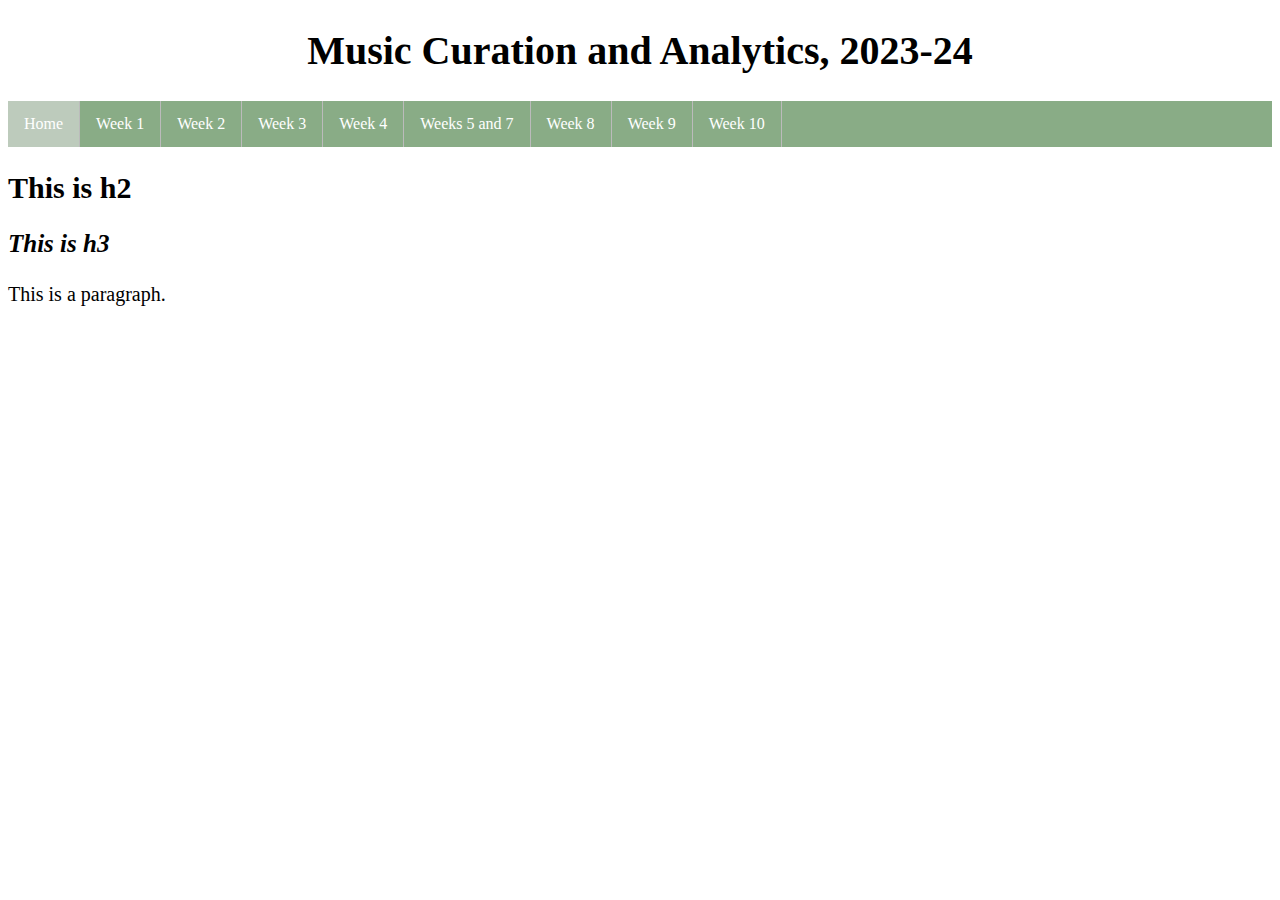
<file: index.html>
<!DOCTYPE html>
<html>
<head>
  <link rel="stylesheet" href="styles.css">
</head>
<body>
<h1>Music Curation and Analytics, 2023-24</h1>
<ul>
  <li><a href="index.html" a class="active">Home</a></li>
  <li><a href="week1.html">Week 1</a></li>
  <li><a href="week2.html">Week 2</a></li>
  <li><a href="verovio.html">Week 3</a></li>
  <li><a href="week4.html">Week 4</a></li>
  <li><a href="week5.html">Weeks 5 and 7</a></li>
  <li><a href="week8.html">Week 8</a></li>
  <li><a href="week9.html">Week 9</a></li>
  <li><a href="week10.html">Week 10</a></li>
</ul>
<h2>This is h2</h2>
  <h3> This is h3</h3>
<p>This is a paragraph.</p>

</body>
</html>
</file>
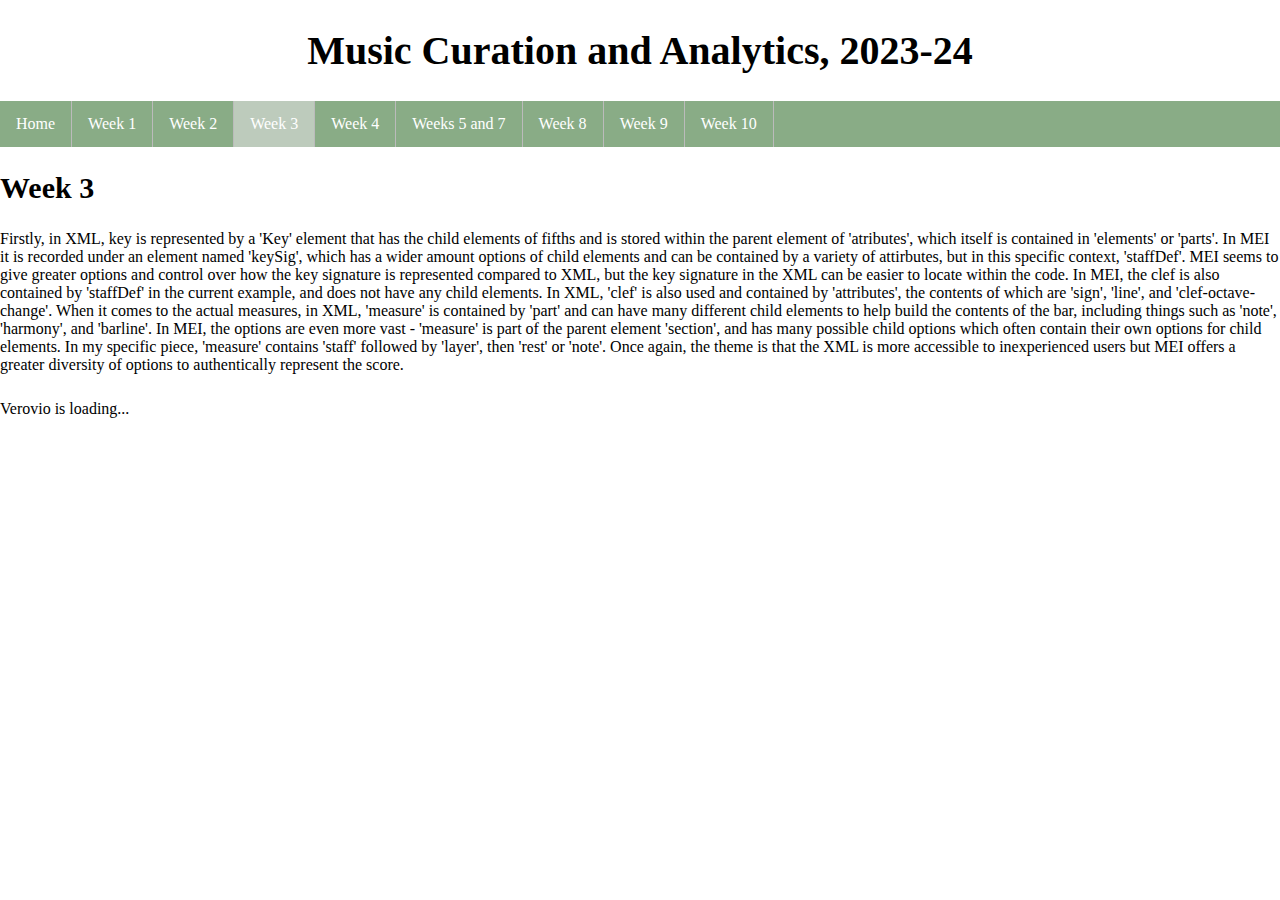
<file: verovio.html>
<!DOCTYPE html>
<html lang="en">
<head>
    <meta charset="utf-8">
    <title>Week 3</title>
    <style>
    html, body {
        margin: 0;
    }
        
    h1 {
         color: #000000;
  font-family: "Times New Roman", Times, serif;
  font-size: 40px;
  text-align: center;
    }

   h2 {
  color: #000000;
  font-family: "Times New Roman", Times, serif;
  font-size: 30px}
        
    #app {
        height: auto;
        width: 100%;
        position: absolute;
        top: 400px;
        bottom: 0;
    }
        
    ul {
  list-style-type: none;
  margin: 0;
  padding: 0;
  overflow: hidden;
  background-color: #89ac86;}

li {
  float: left;
  border-right: 1px solid #bbb;}

li a {
  display: block;
  color: white;
  text-align: center;
  padding: 14px 16px;
  text-decoration: none;}

li a:hover {
  background-color: #688465;}

.active {
  background-color: #bdcbbc;
}
    </style>
</head>
<body>
    <h1>Music Curation and Analytics, 2023-24</h1>
       <ul>
 <li><a href="index.html">Home</a></li>
  <li><a href="week1.html">Week 1</a></li>
  <li><a href="week2.html">Week 2</a></li>
  <li><a href="verovio.html" a class= "active">Week 3</a></li>
  <li><a href="week4.html">Week 4</a></li>
  <li><a href="week5.html">Weeks 5 and 7</a></li>
  <li><a href="week8.html">Week 8</a></li>
  <li><a href="week9.html">Week 9</a></li>
  <li><a href="week10.html">Week 10</a></li>
</ul></div>
    <h2>Week 3</h2>
        <p>Firstly, in XML, key is represented by a 'Key' element that has the child elements of fifths and is stored within the parent element of 'atributes', which itself is contained in 'elements' or 'parts'. In MEI it is recorded under an element named 'keySig', which has a wider amount options of child elements and can be contained by a variety of attirbutes, but in this specific context, 'staffDef'. MEI seems to give greater options and control over how the key signature is represented compared to XML, but the key signature in the XML can be easier to locate within the code. In MEI, the clef is also contained by 'staffDef' in the current example, and does not have any child elements. In XML, 'clef' is also used and contained by 'attributes', the contents of which are 'sign', 'line', and 'clef-octave-change'. When it comes to the actual measures, in XML, 'measure' is contained by 'part' and can have many different child elements to help build the contents of the bar, including things such as 'note', 'harmony', and 'barline'. In MEI, the options are even more vast - 'measure' is part of the parent element 'section', and has many possible child options which often contain their own options for child elements. In my specific piece, 'measure' contains 'staff' followed by 'layer', then 'rest' or 'note'. Once again, the theme is that the XML is more accessible to inexperienced users but MEI offers a greater diversity of options to authentically represent the score.</p></div>
    <div id="app">Verovio is loading...</div>

    
    <script type="module">
        import 'https://www.verovio.org/javascript/app/verovio-app.js';
        
        const options = {
            defaultView: 'responsive', // default is 'responsive', alternative is 'document'
            defaultZoom: 3, // 0-7, default is 4
            enableResponsive: true, // default is true
            enableDocument: true // default is true
        }
        // A MusicXML file
        var file = 'data/LaBoheme.Cello.P43.mei';
        // A MEI file
        //var file = 'https://www.verovio.org/editor/brahms.mei';
        
        const app = new Verovio.App(document.getElementById("app"), options);
        fetch(file)
            .then(function(response) {
                return response.text();
            })
            .then(function(text) {
                app.loadData(text);
            });
    </script>
    
</body>
</html>
</file>
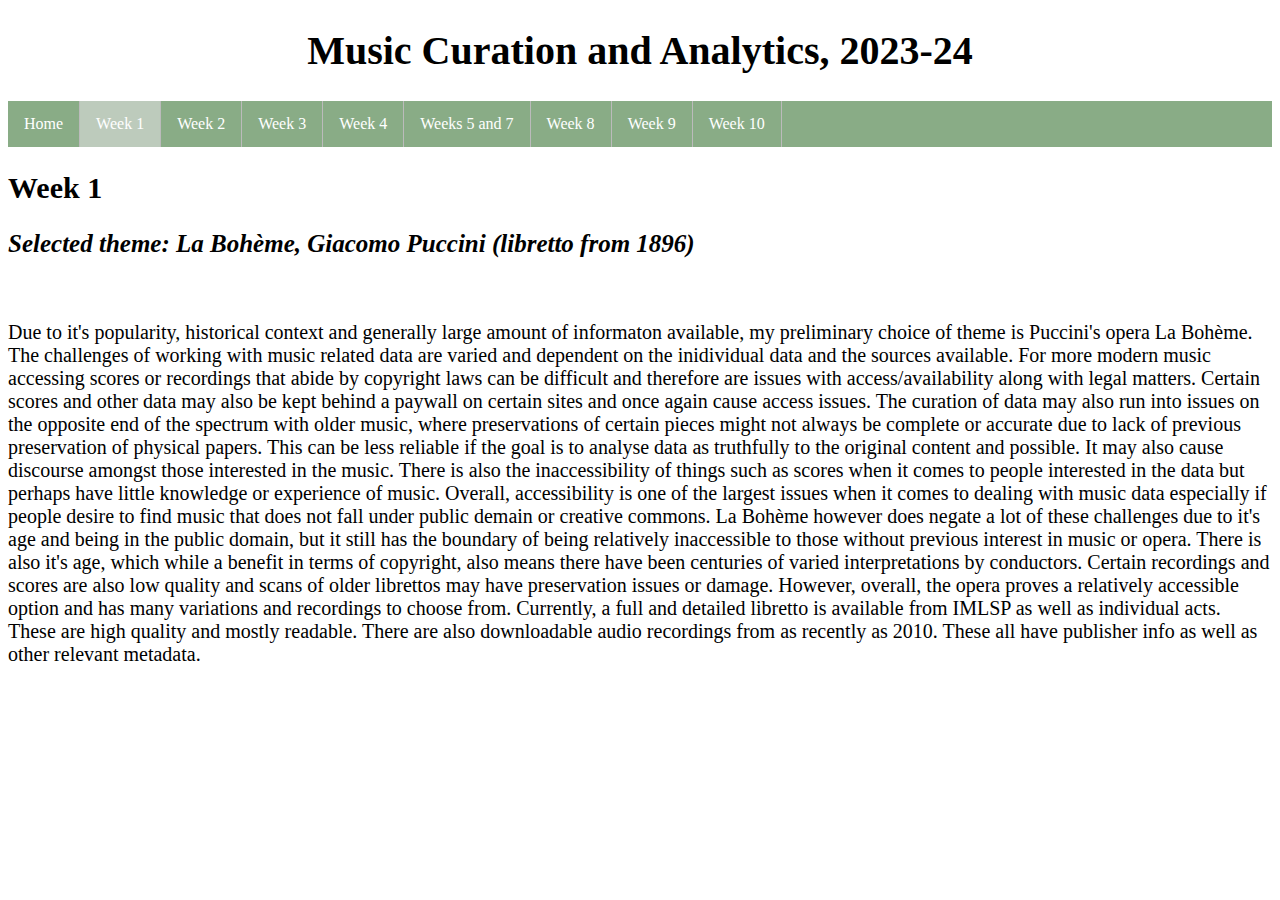
<file: week1.html>
<!DOCTYPE html>
<html>
  <head>
    <link rel="stylesheet" href="styles.css">
    <title>Week 1</title>
</head>
<body>
<h1>Music Curation and Analytics, 2023-24</h1>
<ul>
 <li><a href="index.html">Home</a></li>
  <li><a href="week1.html" a class ="active">Week 1</a></li>
  <li><a href="week2.html">Week 2</a></li>
  <li><a href="verovio.html">Week 3</a></li>
  <li><a href="week4.html">Week 4</a></li>
  <li><a href="week5.html">Weeks 5 and 7</a></li>
  <li><a href="week8.html">Week 8</a></li>
  <li><a href="week9.html">Week 9</a></li>
  <li><a href="week10.html">Week 10</a></li>
</ul>
    <h2>Week 1</h2>
    <h3><b>Selected theme: La Bohème, Giacomo Puccini (libretto from 1896)</b></h3><br>

<p>Due to it's popularity, historical context and generally large amount of informaton available, my preliminary choice of theme is Puccini's opera La Bohème.

The challenges of working with music related data are varied and dependent on the inidividual data and the sources available. For more modern music accessing scores or recordings that abide by copyright laws can be difficult and therefore are issues with access/availability along with legal matters. Certain scores and other data may also be kept behind a paywall on certain sites and once again cause access issues. The curation of data may also run into issues on the opposite end of the spectrum with older music, where preservations of certain pieces might not always be complete or accurate due to lack of previous preservation of physical papers. This can be less reliable if the goal is to analyse data as truthfully to the original content and possible. It may also cause discourse amongst those interested in the music. There is also the inaccessibility of things such as scores when it comes to people interested in the data but perhaps have little knowledge or experience of music. Overall, accessibility is one of the largest issues when it comes to dealing with music data especially if people desire to find music that does not fall under public demain or creative commons.

La Bohème however does negate a lot of these challenges due to it's age and being in the public domain, but it still has the boundary of being relatively inaccessible to those without previous interest in music or opera. There is also it's age, which while a benefit in terms of copyright, also means there have been centuries of varied interpretations by conductors. Certain recordings and scores are also low quality and scans of older librettos may have preservation issues or damage. However, overall, the opera proves a relatively accessible option and has many variations and recordings to choose from.

Currently, a full and detailed libretto is available from IMLSP as well as individual acts. These are high quality and mostly readable. There are also downloadable audio recordings from as recently as 2010. These all have publisher info as well as other relevant metadata.</p>
    </body>
</html>
</file>
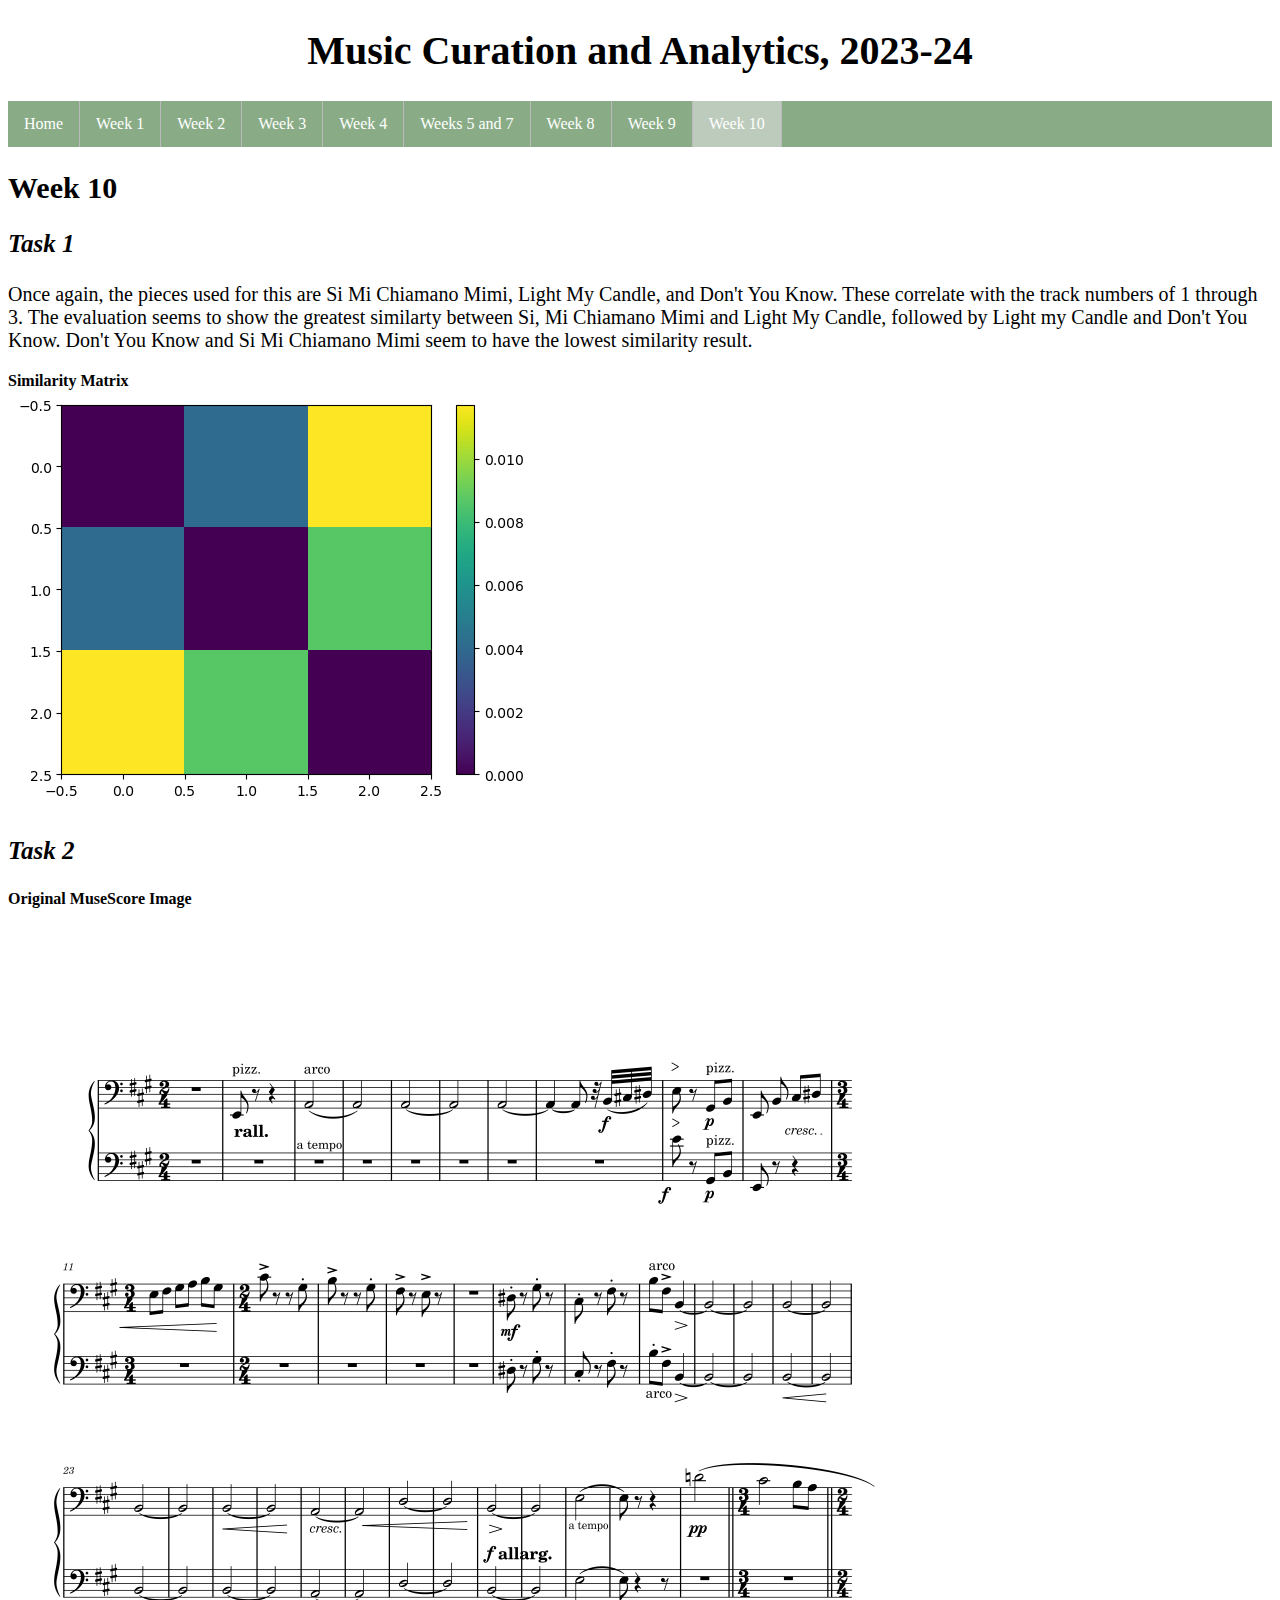
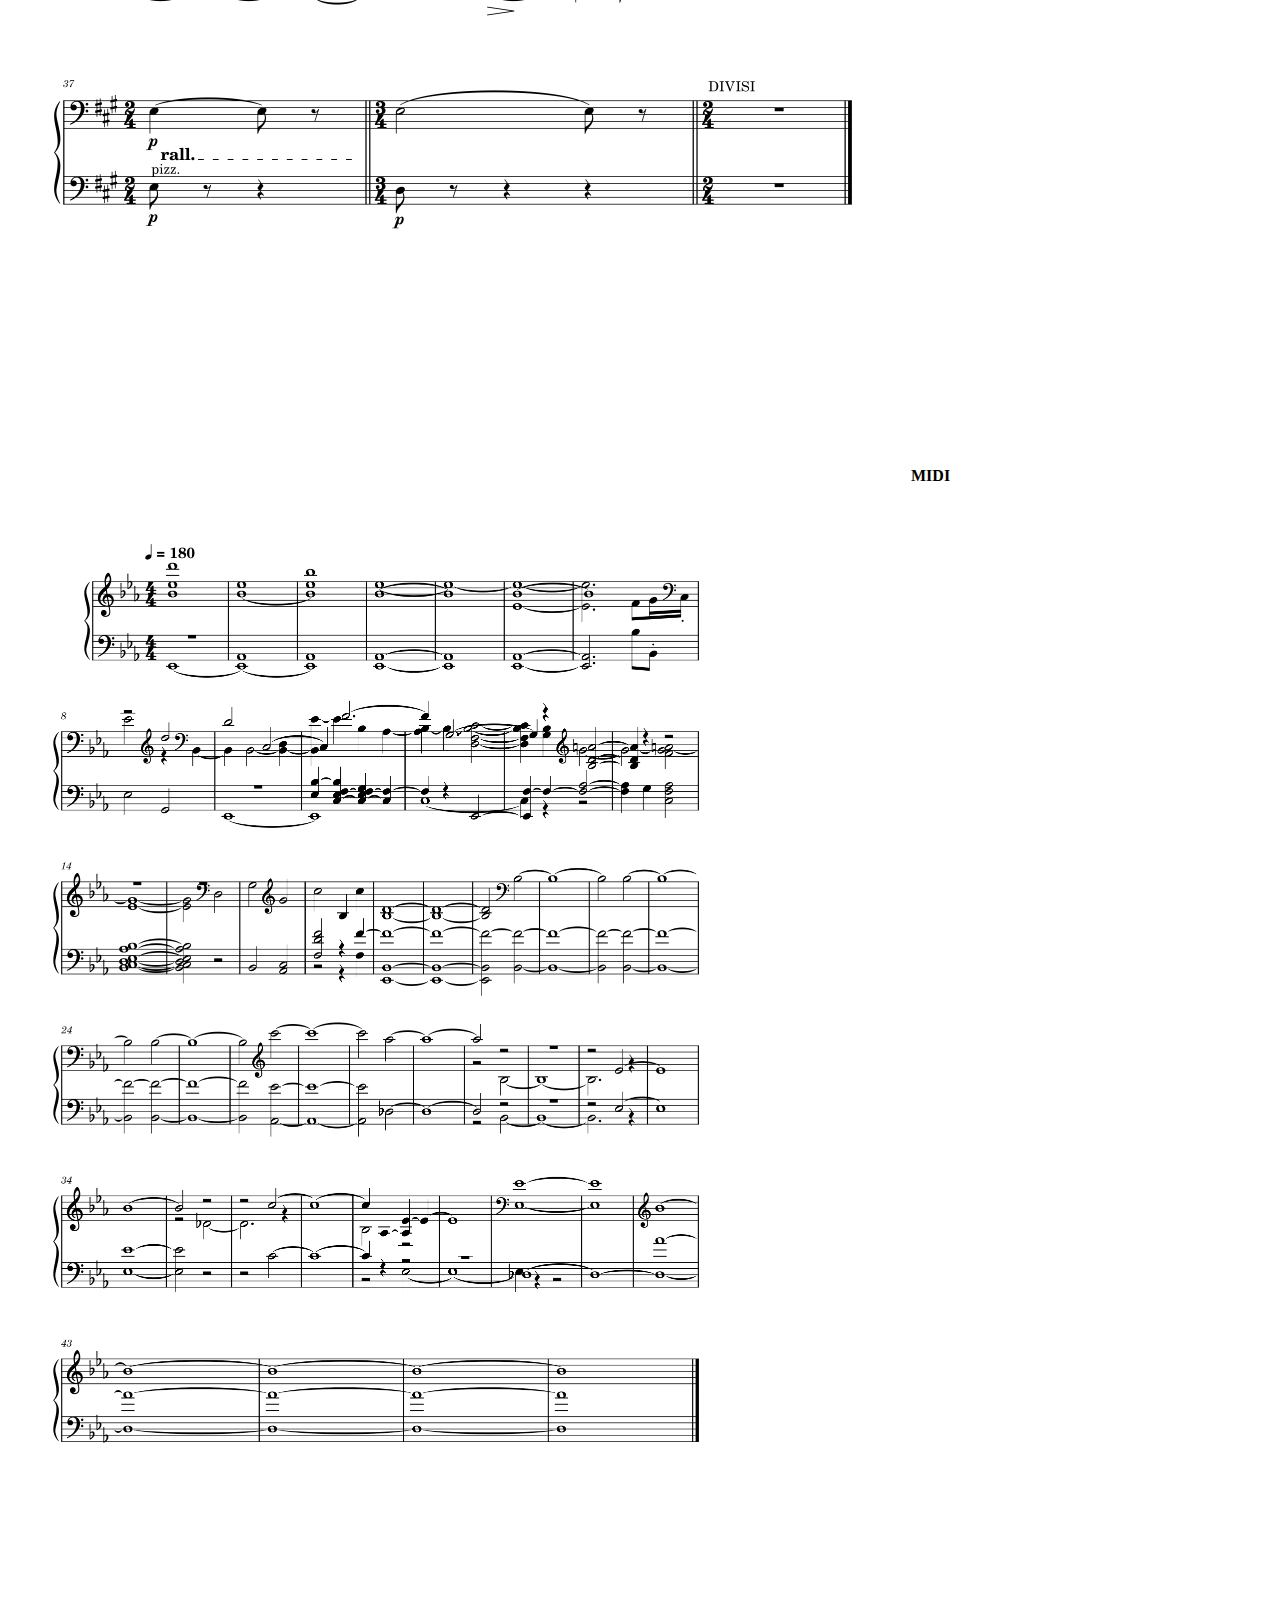
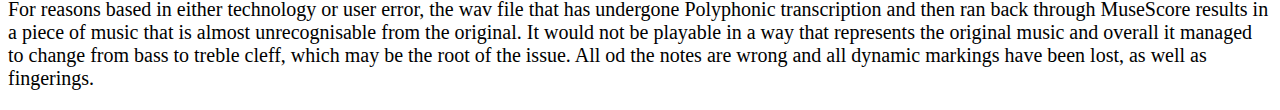
<file: week10.html>
<!DOCTYPE html>
<html>
<head>
  <title>Week 10</title>
  <link rel="stylesheet" href="styles.css">
</head>
<body>
<h1>Music Curation and Analytics, 2023-24</h1>
<ul>
  <li><a href="index.html">Home</a></li>
  <li><a href="week1.html">Week 1</a></li>
  <li><a href="week2.html">Week 2</a></li>
  <li><a href="verovio.html">Week 3</a></li>
  <li><a href="week4.html">Week 4</a></li>
  <li><a href="week5.html">Weeks 5 and 7</a></li>
  <li><a href="week8.html">Week 8</a></li>
  <li><a href="week9.html">Week 9</a></li>
  <li><a href="week10.html" a class = "active">Week 10</a></li>
</ul>
  <h2>Week 10</h2>
  <h3>Task 1</h3>
  <p>Once again, the pieces used for this are Si Mi Chiamano Mimi, Light My Candle, and Don't You Know. These correlate with the track numbers of 1 through 3. The evaluation seems to show the greatest similarty between Si, Mi Chiamano Mimi and Light My Candle, followed by Light my Candle and Don't You Know. Don't You Know and Si Mi Chiamano Mimi seem to have the lowest similarity result.</p>
 <b>Similarity Matrix</b><br>
   <img src="Week10Similarity.png" alt="Similarity Matrix">
<br>
  <h3>Task 2</h3>
  <b>Original MuseScore Image</b> <br>
<img src="Week10MuseScore.png" alt="MuseScore" style="width: 899px; height:1173px;">

  <b>MIDI</b><br><img src="Week10LaBoheme.PolyphonicMIDI.png" alt="Similarity Matrix" style="width:744px; height:1053px;">
  <br><br><br>

  <p>For reasons based in either technology or user error, the wav file that has undergone Polyphonic transcription and then ran back through MuseScore results in a piece of music that is almost unrecognisable from the original. It would not be playable in a way that represents the original music and overall it managed to change from bass to treble cleff, which may be the root of the issue. All od the notes are wrong and all dynamic markings have been lost, as well as fingerings.</p>
</body>
</html>
</file>
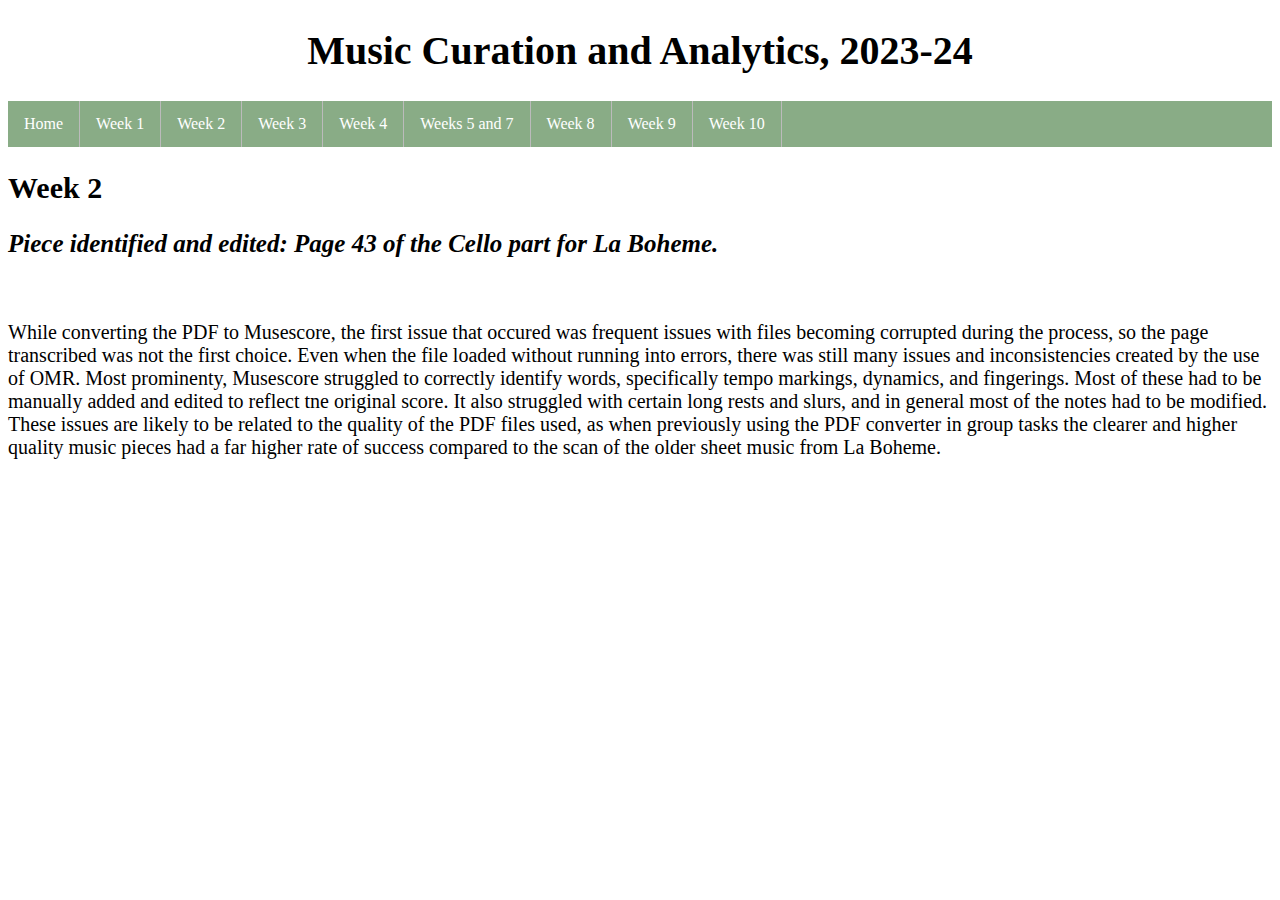
<file: week2.html>
<!DOCTYPE html>
<html>
<head>
    <link rel="stylesheet" href="styles.css">
    <title>Week 2</title>
</head>
<body>
<h1>Music Curation and Analytics, 2023-24</h1>
<ul>
 <li><a href="index.html">Home</a></li>
  <li><a href="week1.html">Week 1</a></li>
  <li><a href="week2.html">Week 2</a></li>
  <li><a href="verovio.html">Week 3</a></li>
  <li><a href="week4.html">Week 4</a></li>
  <li><a href="week5.html">Weeks 5 and 7</a></li>
  <li><a href="week8.html">Week 8</a></li>
  <li><a href="week9.html">Week 9</a></li>
  <li><a href="week10.html">Week 10</a></li>
</ul>
  <body>
    <h2>Week 2</h2>
<h3>Piece identified and edited: Page 43 of the Cello part for <i>La Boheme</i>.</h3>
<br>

<p>While converting the PDF to Musescore, the first issue that occured was frequent issues with files becoming corrupted during the process, so the page transcribed was not the first choice. Even when the file loaded without running into errors, there was still many issues and inconsistencies created by the use of OMR. Most prominenty, Musescore struggled to correctly identify words, specifically tempo markings, dynamics, and fingerings. Most of these had to be manually added and edited to reflect tne original score. It also struggled with certain long rests and slurs, and in general most of the notes had to be modified.

These issues are likely to be related to the quality of the PDF files used, as when previously using the PDF converter in group tasks the clearer and higher quality music pieces had a far higher rate of success compared to the scan of the older sheet music from La Boheme. </p>
    </body>
</html>
</file>
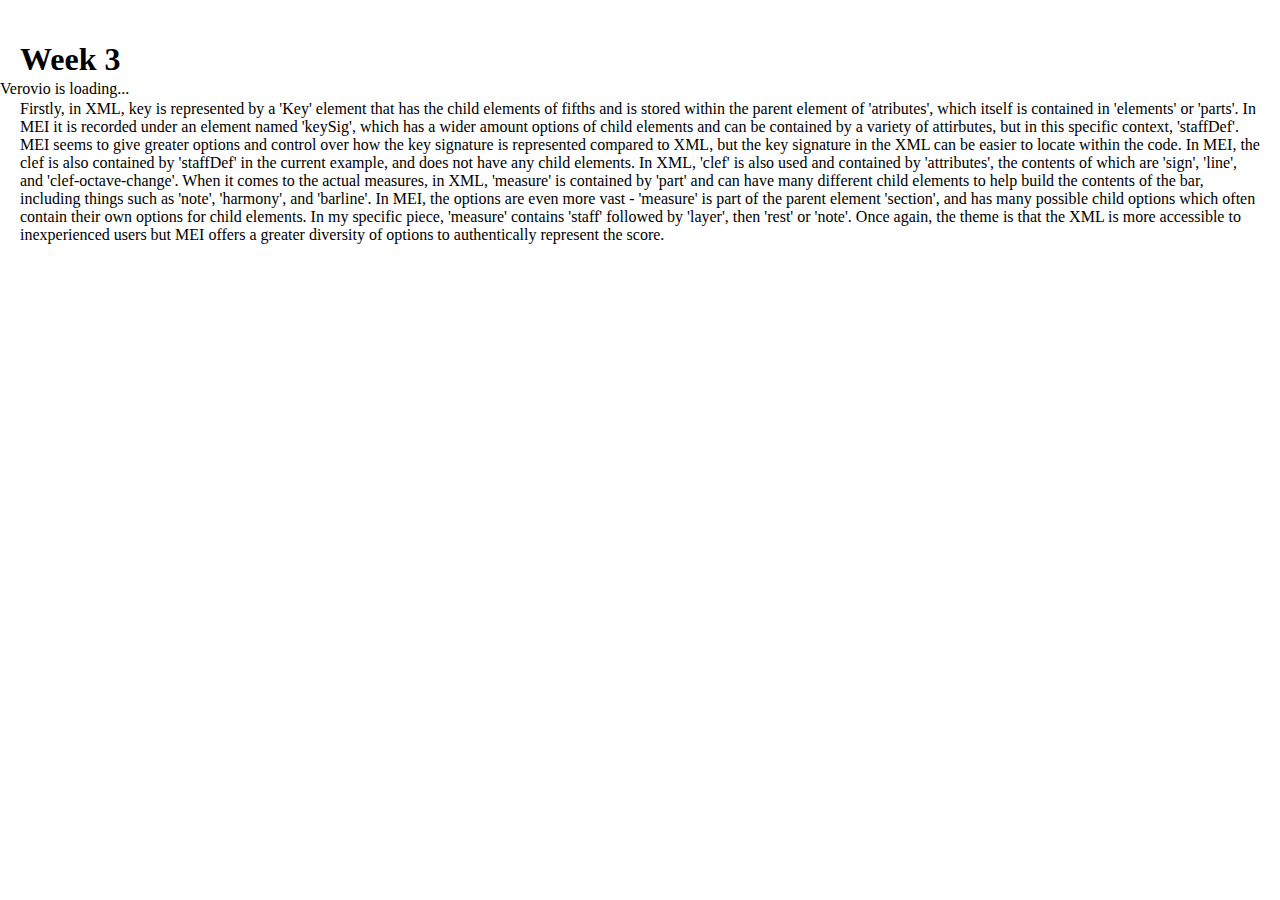
<file: week3verovio.html>
<!DOCTYPE html>
<html lang="en">
<head>
    <meta charset="utf-8">
    <title>My Piece in Verovio</title>
    <style>
    html, body {
        width: 100%;
        height: 100%;
        margin: 0;
    }
    .header {
        padding: 20px;
        height:80px;
    }
    #app {
        height: auto;
        width: 100%;
        position: absolute;
        top: 80px;
        bottom: 0;
    }
    </style>
</head>
<body>
    <div class="header"><h1>Week 3</h1>
        <p>Firstly, in XML, key is represented by a 'Key' element that has the child elements of fifths and is stored within the parent element of 'atributes', which itself is contained in 'elements' or 'parts'. In MEI it is recorded under an element named 'keySig', which has a wider amount options of child elements and can be contained by a variety of attirbutes, but in this specific context, 'staffDef'. MEI seems to give greater options and control over how the key signature is represented compared to XML, but the key signature in the XML can be easier to locate within the code. In MEI, the clef is also contained by 'staffDef' in the current example, and does not have any child elements. In XML, 'clef' is also used and contained by 'attributes', the contents of which are 'sign', 'line', and 'clef-octave-change'. When it comes to the actual measures, in XML, 'measure' is contained by 'part' and can have many different child elements to help build the contents of the bar, including things such as 'note', 'harmony', and 'barline'. In MEI, the options are even more vast - 'measure' is part of the parent element 'section', and has many possible child options which often contain their own options for child elements. In my specific piece, 'measure' contains 'staff' followed by 'layer', then 'rest' or 'note'. Once again, the theme is that the XML is more accessible to inexperienced users but MEI offers a greater diversity of options to authentically represent the score.</p></div>
    <div id="app">Verovio is loading...</div>
    <script type="module">
        import 'https://www.verovio.org/javascript/app/verovio-app.js';
        
        const options = {
            defaultView: 'responsive', // default is 'responsive', alternative is 'document'
            defaultZoom: 3, // 0-7, default is 4
            enableResponsive: true, // default is true
            enableDocument: true // default is true
        }
        // A MusicXML file
        var file = 'data/LaBoheme.Cello.P43.mei';
        // A MEI file
        //var file = 'https://www.verovio.org/editor/brahms.mei';
        
        const app = new Verovio.App(document.getElementById("app"), options);
        fetch(file)
            .then(function(response) {
                return response.text();
            })
            .then(function(text) {
                app.loadData(text);
            });
    </script>
</body>
</html>
</file>
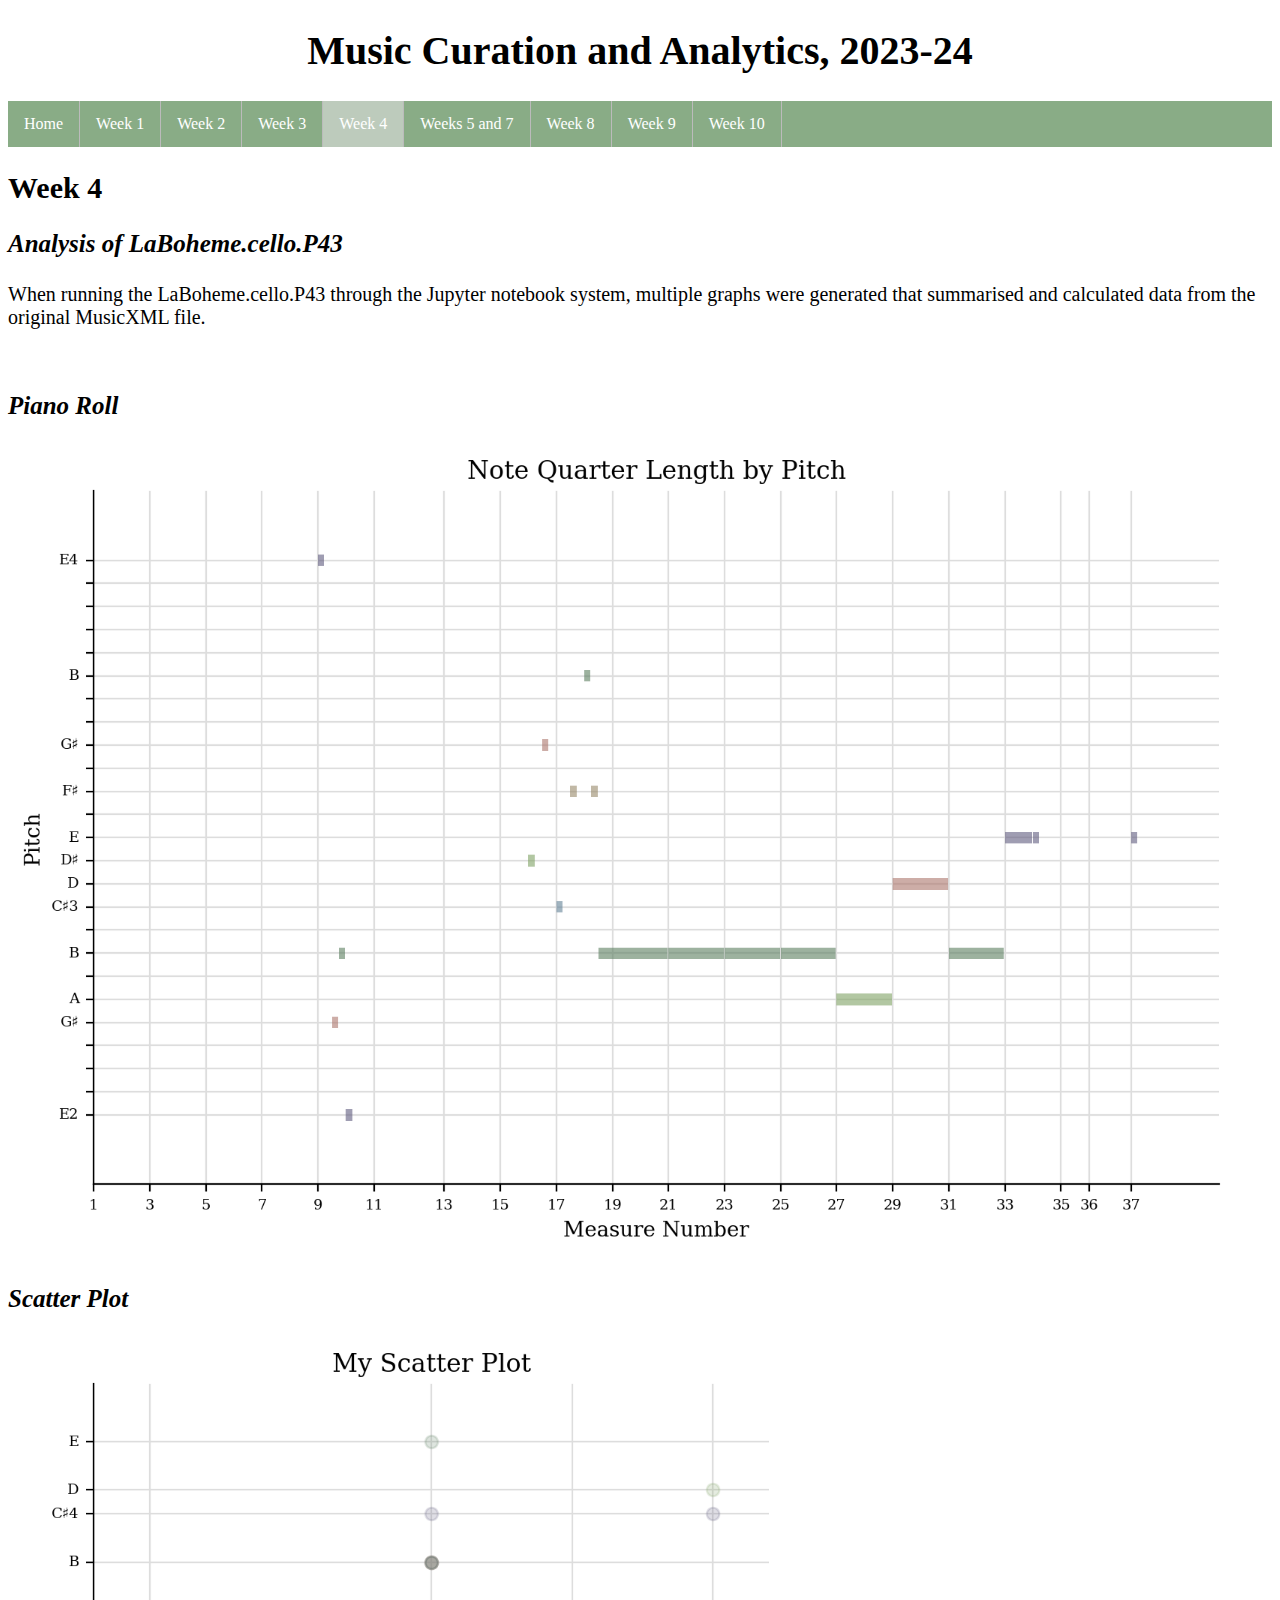
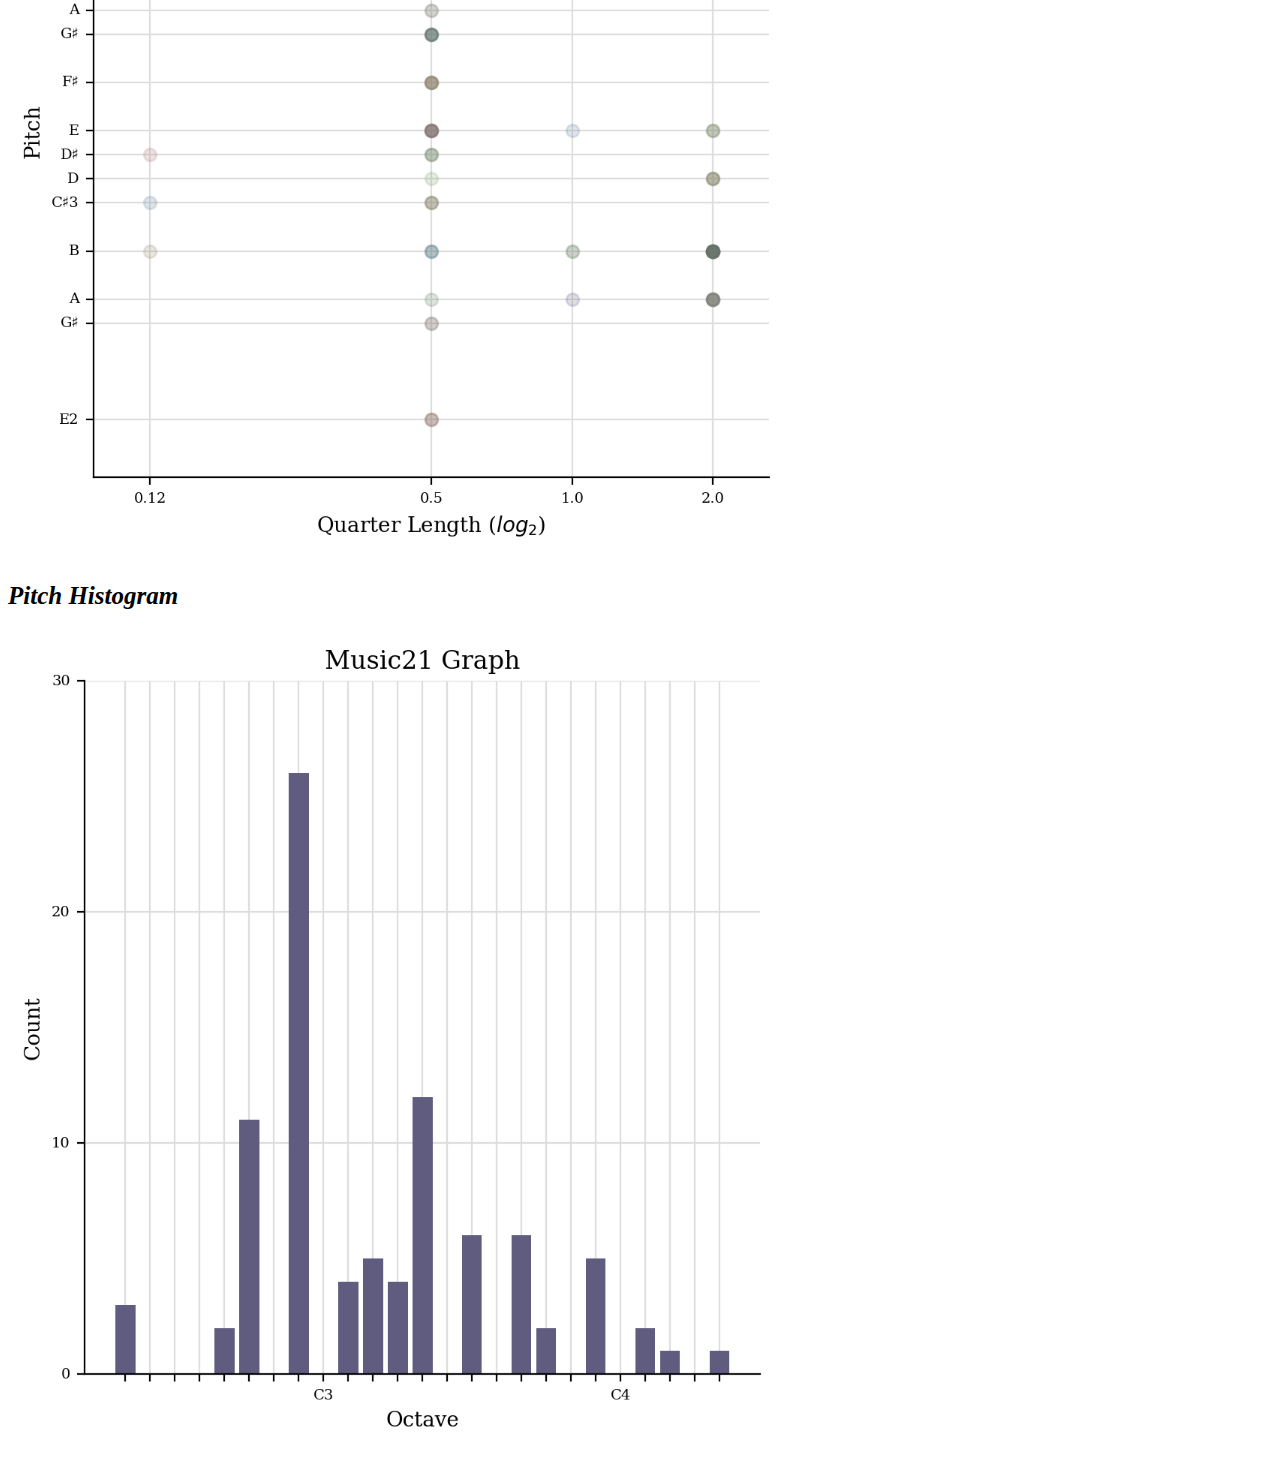
<file: week4.html>
<!DOCTYPE html>
 <html>
  <head>
  <link rel="stylesheet" href="styles.css">
    <title>Week 3</title>
</head>
<body>
<h1>Music Curation and Analytics, 2023-24</h1>
<ul>
 <li><a href="index.html">Home</a></li>
  <li><a href="week1.html">Week 1</a></li>
  <li><a href="week2.html">Week 2</a></li>
  <li><a href="verovio.html">Week 3</a></li>
  <li><a href="week4.html" a class = "active">Week 4</a></li>
  <li><a href="week5.html">Weeks 5 and 7</a></li>
  <li><a href="week8.html">Week 8</a></li>
  <li><a href="week9.html">Week 9</a></li>
  <li><a href="week10.html">Week 10</a></li>
</ul>
    <h2>Week 4</h2>
<h3>Analysis of LaBoheme.cello.P43 </h3>

<p>When running the LaBoheme.cello.P43 through the Jupyter notebook system, multiple graphs were generated that summarised and calculated data from the original MusicXML file.</p>
<br>
<h3>Piano Roll</h3>
 <img src="PianoRollPitch.png" alt="Piano Roll" style="width:1226px; height:811px;">
 <br>

 <h3>Scatter Plot</h3>
 <img src="ScatterPlot.png" alt="Scatter Plot" style="width:776px;height:815px;">
 <br>

 <h3>Pitch Histogram</h3>
 <img src="PitchHistogram.png" alt="Pitch Histogram" style="width:767px;height:811px;">
 <br>
   
  </body>
 </html>
</file>
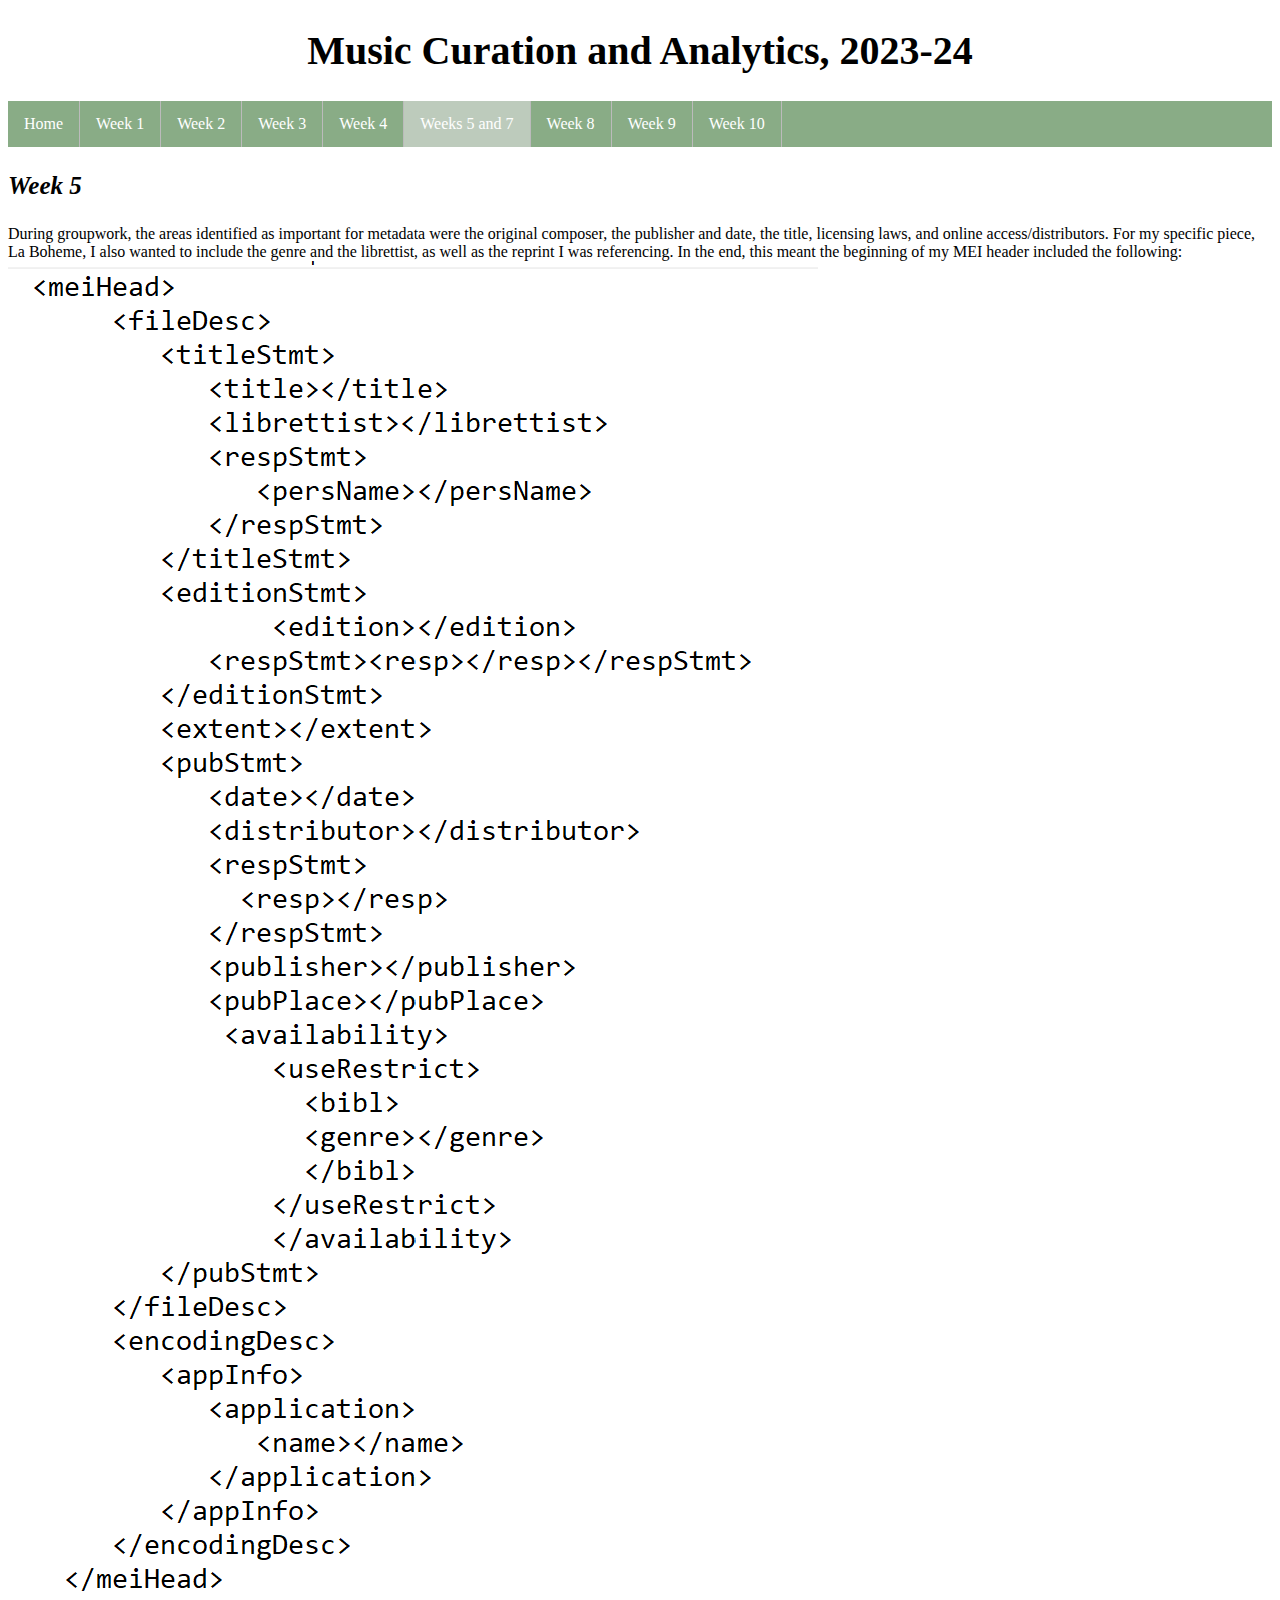
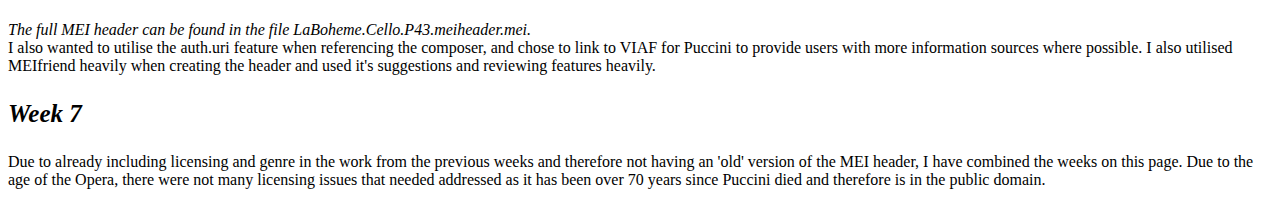
<file: week5.html>
<!DOCTYPE html>
<html>
<head>
  <title>Week 5</title>
  <link rel="stylesheet" href="styles.css">
</head>
<body>
<h1>Music Curation and Analytics, 2023-24</h1>
<ul>
  <li><a href="index.html">Home</a></li>
  <li><a href="week1.html">Week 1</a></li>
  <li><a href="week2.html">Week 2</a></li>
  <li><a href="verovio.html">Week 3</a></li>
  <li><a href="week4.html">Week 4</a></li>
  <li><a href="week5.html" a class ="active">Weeks 5 and 7</a></li>
  <li><a href="week8.html">Week 8</a></li>
  <li><a href="week9.html">Week 9</a></li>
  <li><a href="week10.html">Week 10</a></li>
</ul>
<h3> Week 5</h3>
During groupwork, the areas identified as important for metadata were the original composer, the publisher and date, the title, licensing laws, and online access/distributors. For my specific piece, La Boheme, I also wanted to include the genre and the librettist, as well as the reprint I was referencing. In the end, this meant the beginning of my MEI header included the following:

<img src= "Week5MEIHeader.png" alt= "MEI Header">

<br>

<i>The full MEI header can be found in the file LaBoheme.Cello.P43.meiheader.mei.</i>
<br>
   I also wanted to utilise the auth.uri feature when referencing the composer, and chose to link to VIAF for Puccini to provide users with more information sources where possible. I also utilised MEIfriend heavily when creating the header and used it's suggestions and reviewing features heavily. 


<H3> Week 7</H3>
Due to already including licensing and genre in the work from the previous weeks and therefore not having an 'old' version of the MEI header, I have combined the weeks on this page. Due to the age of the Opera, there were not many licensing issues that needed addressed as it has been over 70 years since Puccini died and therefore is in the public domain.
</body>
</html>
</file>
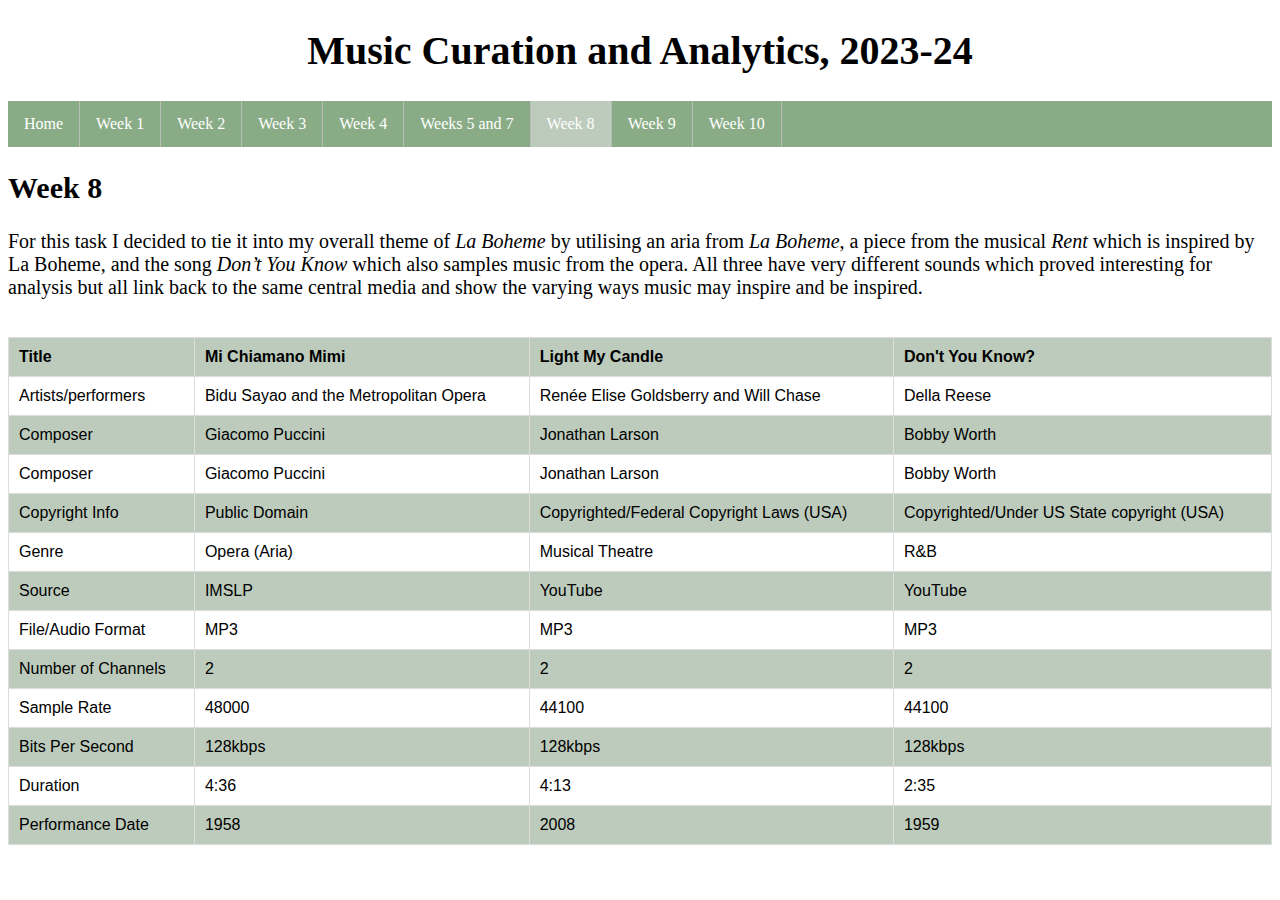
<file: week8.html>
<!DOCTYPE html>
 <html>
  <head>
  <link rel="stylesheet" href="styles.css">
    <title>Week 8</title>
</head>
<body>
<h1>Music Curation and Analytics, 2023-24</h1>
<ul>
 <li><a href="index.html">Home</a></li>
  <li><a href="week1.html">Week 1</a></li>
  <li><a href="week2.html">Week 2</a></li>
  <li><a href="verovio.html">Week 3</a></li>
  <li><a href="week4.html">Week 4</a></li>
  <li><a href="week5.html">Weeks 5 and 7</a></li>
  <li><a href="week8.html" a class = "active">Week 8</a></li>
  <li><a href="week9.html">Week 9</a></li>
  <li><a href="week10.html">Week 10</a></li>
</ul>
 <h2>Week 8</h2>
 <p>For this task I decided to tie it into my overall theme of <i>La Boheme</i> by utilising an aria from <i>La Boheme</i>, a piece from the musical <i>Rent</i> which is inspired by La Boheme, and the song <i>Don’t You Know</i> which also samples music from the opera. All three have very different sounds which proved interesting for analysis but all link back to the same central media and show the varying ways music may inspire and be inspired.  </p>
 <br>
 <table>
  <tr>
    <th>Title</th>
    <th>Mi Chiamano Mimi</th>
    <th>Light My Candle</th>
    <th>Don't You Know?</th>
  </tr>
  <tr>
    <td>Artists/performers</td>
    <td>Bidu Sayao and the Metropolitan Opera </td>
    <td>Renée Elise Goldsberry and Will Chase</td>
    <td>Della Reese</td>
  </tr>
  <tr>
    <td>Composer</td>
    <td>Giacomo Puccini</td>
    <td>Jonathan Larson</td>
    <td>Bobby Worth</td>
  </tr>
    <tr>
    <td>Composer</td>
    <td>Giacomo Puccini</td>
    <td>Jonathan Larson</td>
    <td>Bobby Worth</td>
  </tr>
    <tr>
    <td>Copyright Info</td>
    <td>Public Domain</td>
    <td>Copyrighted/Federal Copyright Laws (USA)</td>
    <td>Copyrighted/Under US State copyright (USA)</td>
  </tr>
   <tr>
    <td>Genre</td>
    <td>Opera (Aria)</td>
    <td>Musical Theatre</td>
    <td>R&B</td>
  </tr>
   <tr>
    <td>Source</td>
    <td>IMSLP</td>
    <td>YouTube</td>
    <td>YouTube</td>
  </tr>
   <tr>
    <td>File/Audio Format</td>
    <td>MP3</td>
    <td>MP3</td>
    <td>MP3</td>
  </tr>
   <tr>
    <td>Number of Channels</td>
    <td>2</td>
    <td>2</td>
    <td>2</td>
  </tr>
   <tr>
    <td>Sample Rate</td>
    <td>48000</td>
    <td>44100</td>
    <td>44100</td>
  </tr>
    <tr>
    <td>Bits Per Second</td>
    <td>128kbps</td>
    <td>128kbps</td>
    <td>128kbps</td>
  </tr>
      <tr>
    <td>Duration</td>
    <td>4:36</td>
    <td>4:13</td>
    <td>2:35</td>
  </tr>
      <tr>
    <td>Performance Date</td>
    <td>1958</td>
    <td>2008</td>
    <td>1959</td>
  </tr>
</table>
  </body>
 </html>
</file>
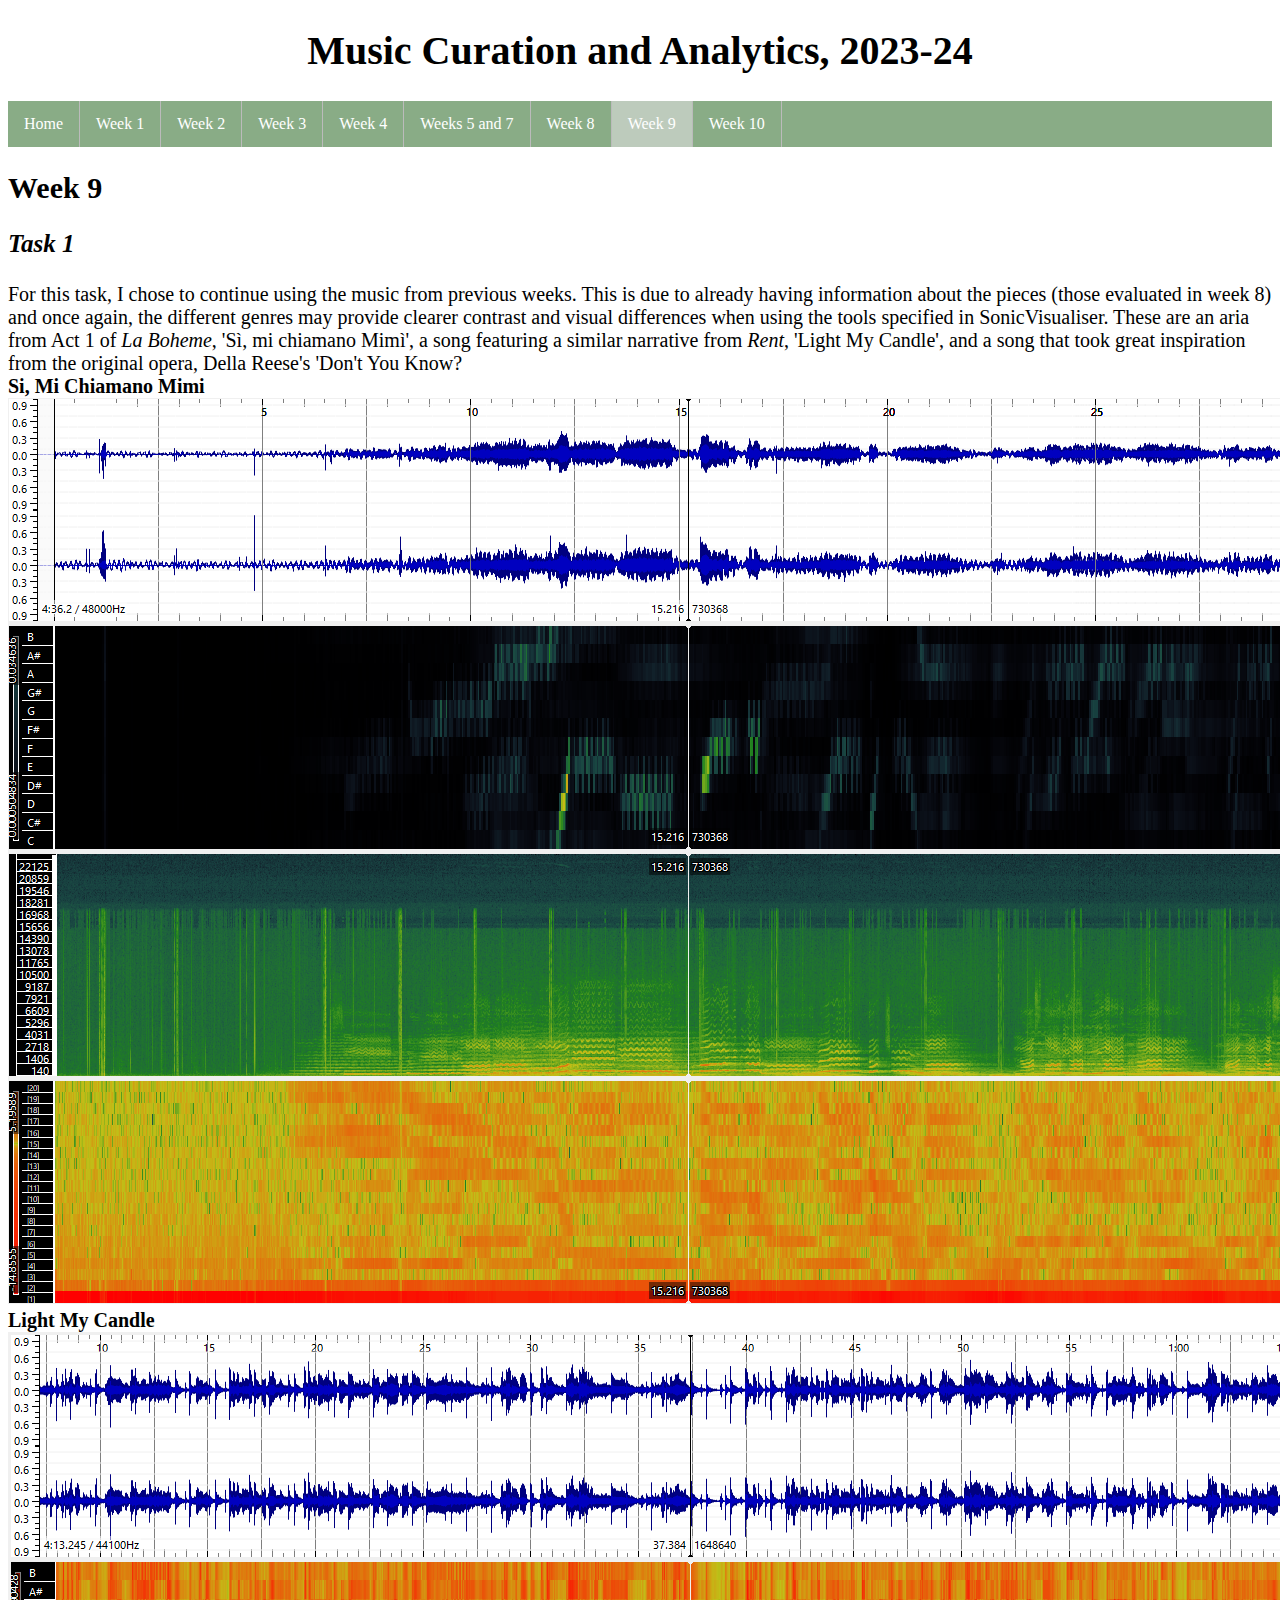
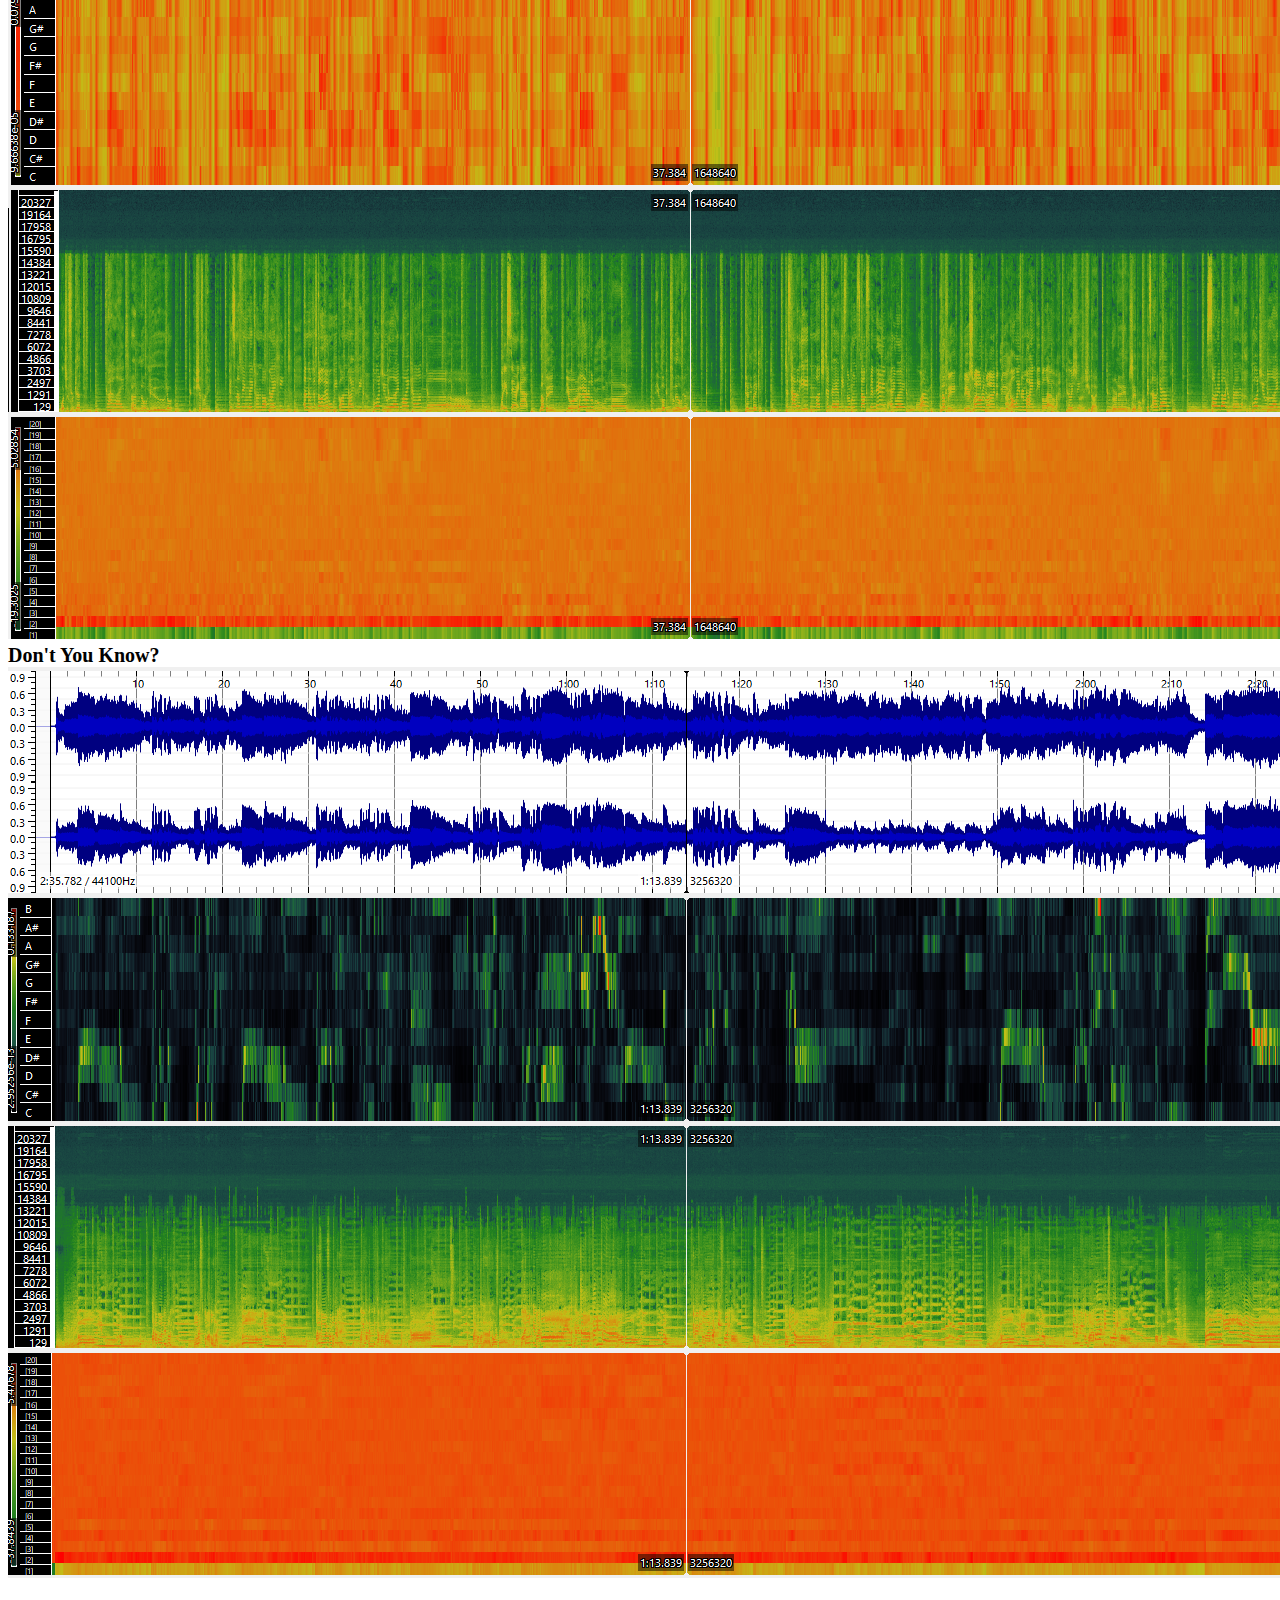
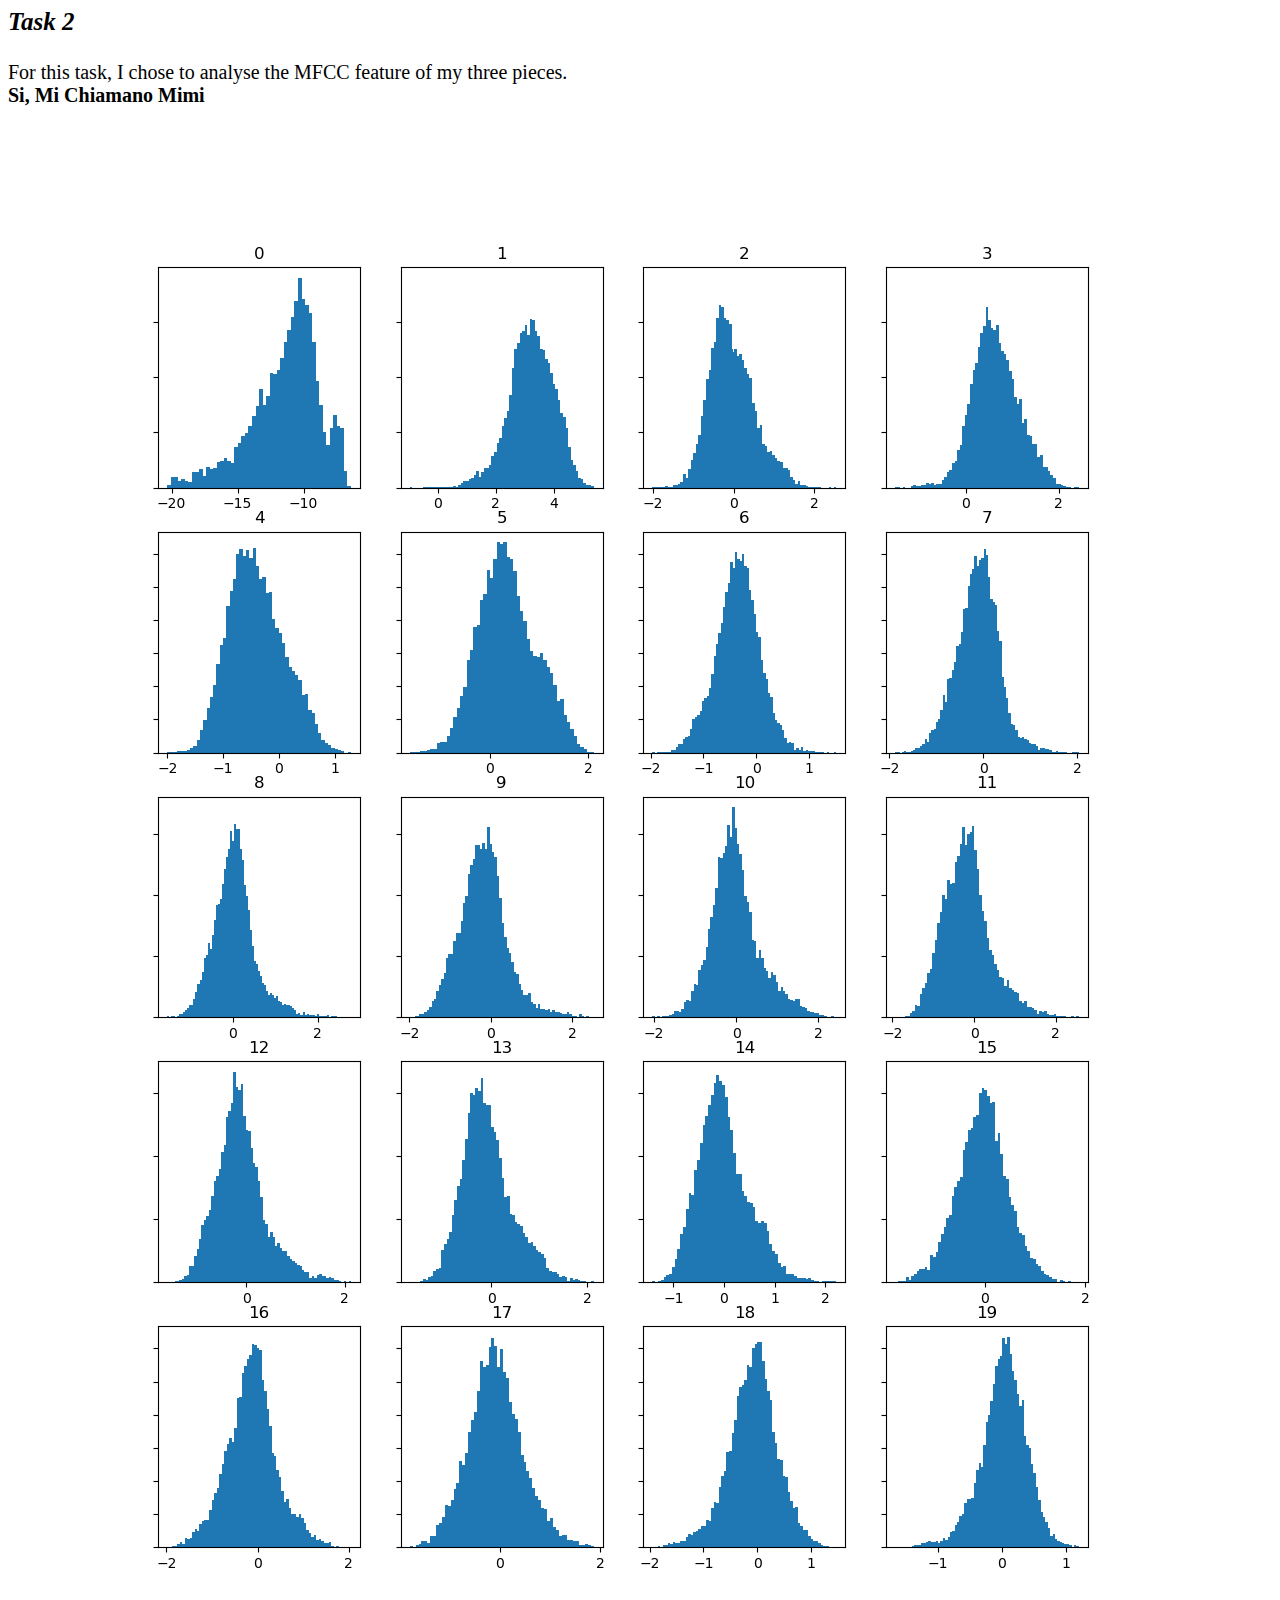
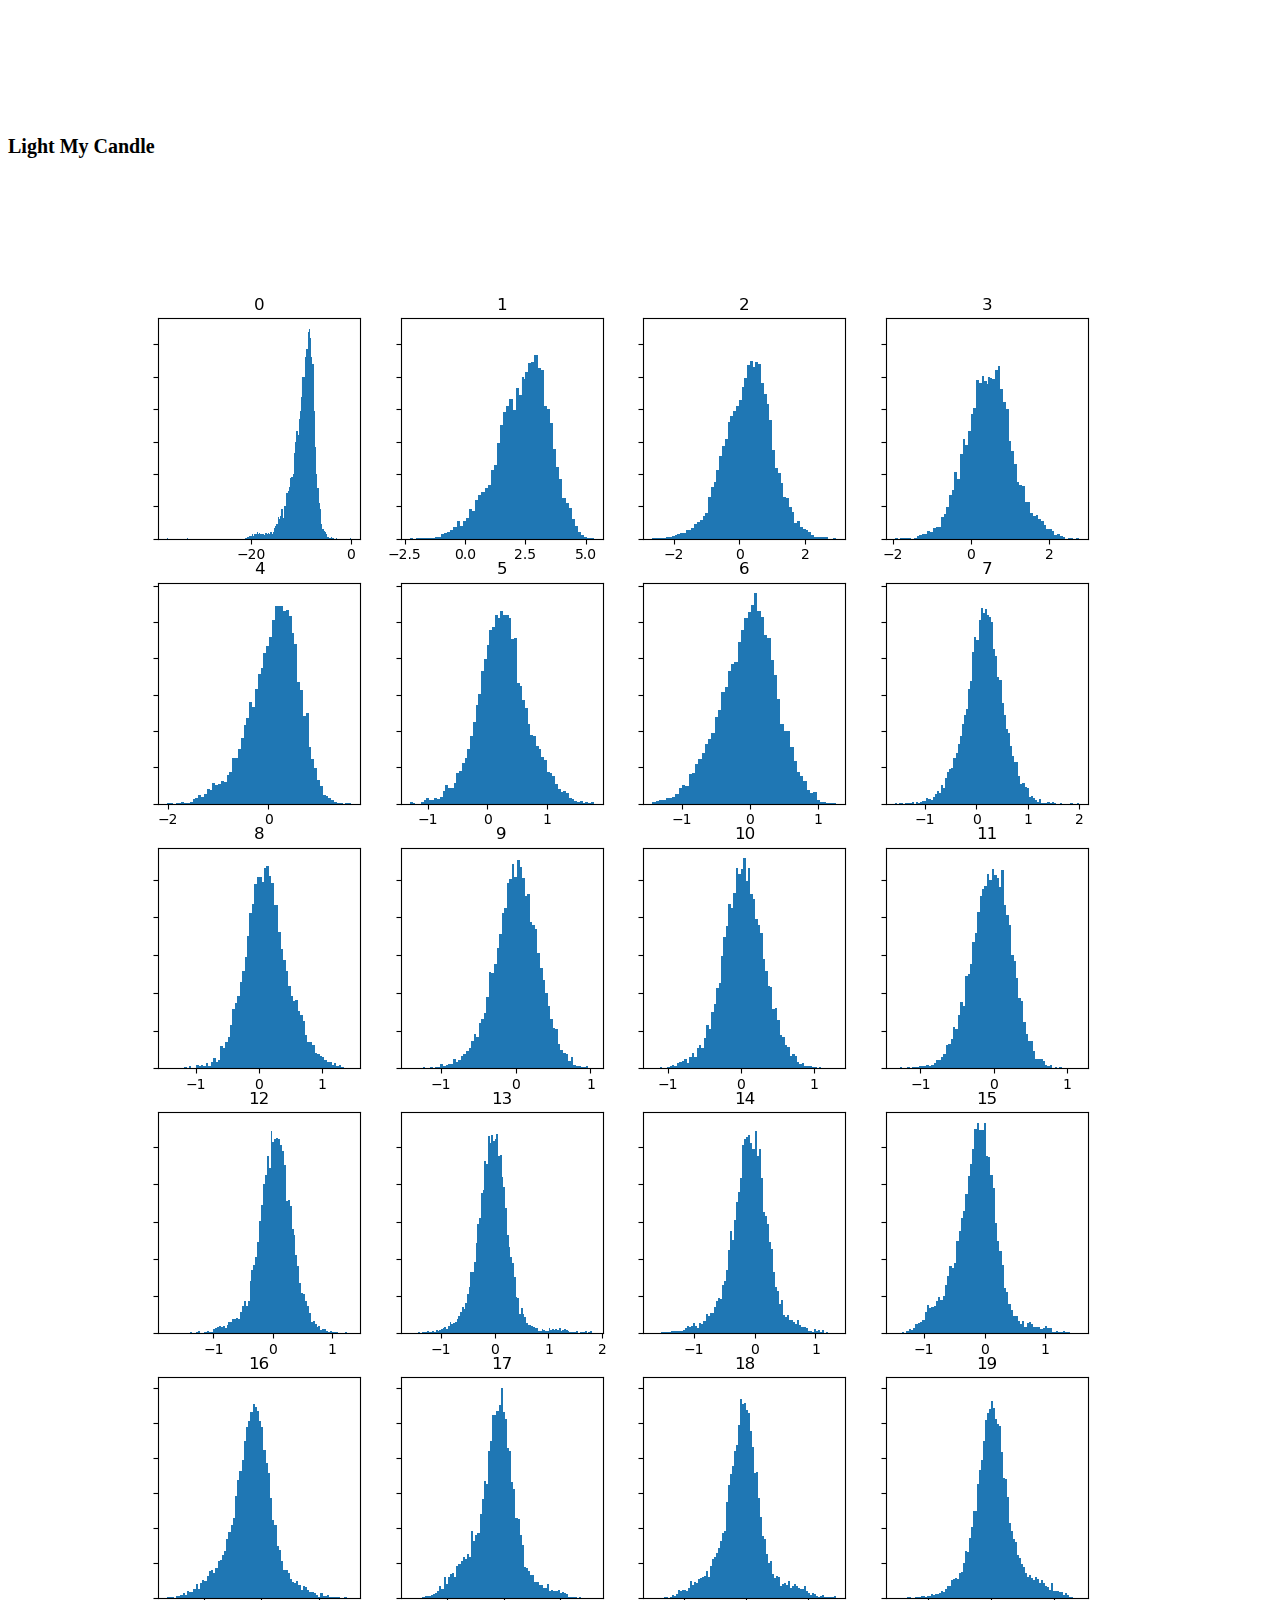
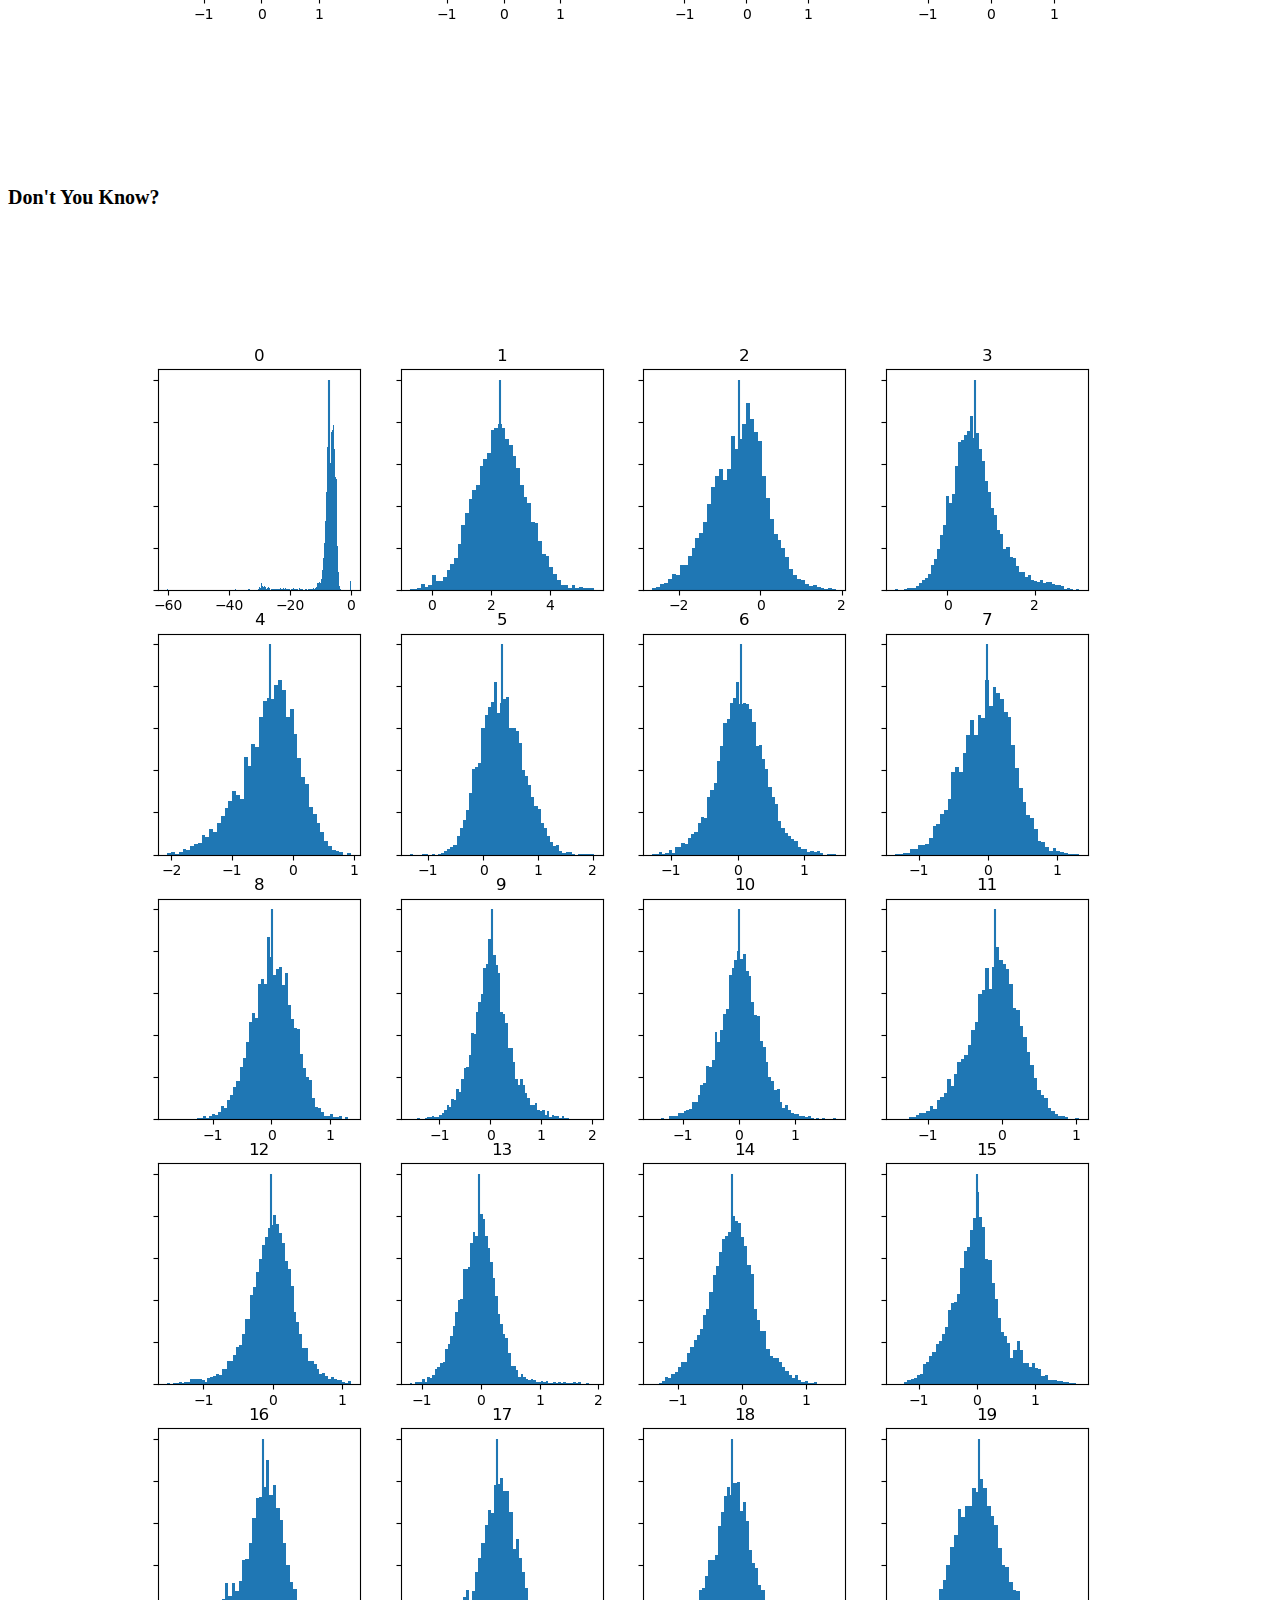
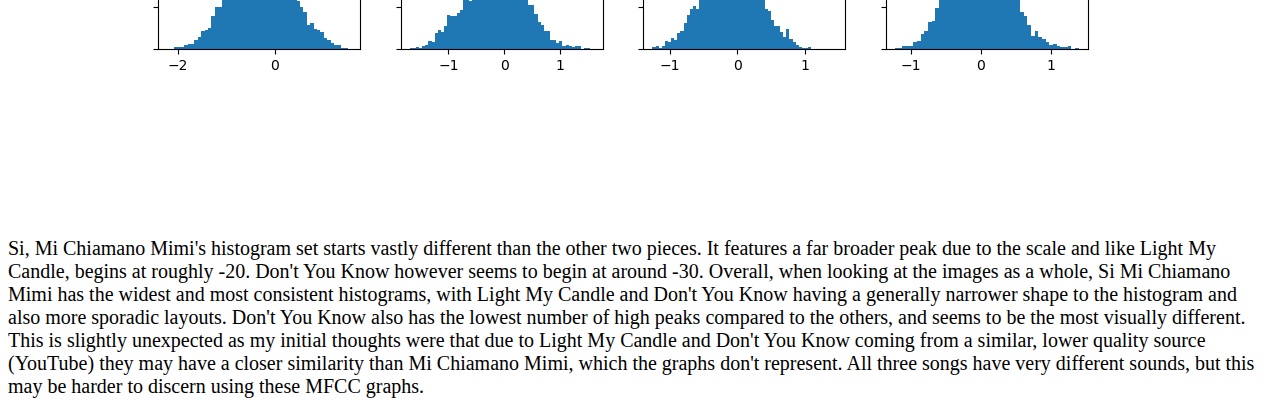
<file: week9.html>
<!DOCTYPE html>
<html>
<head>
  <title>Week 9</title>
  <link rel="stylesheet" href="styles.css">
</head>
<body>
<h1>Music Curation and Analytics, 2023-24</h1>
<ul>
  <li><a href="index.html">Home</a></li>
  <li><a href="week1.html">Week 1</a></li>
  <li><a href="week2.html">Week 2</a></li>
  <li><a href="verovio.html">Week 3</a></li>
  <li><a href="week4.html">Week 4</a></li>
  <li><a href="week5.html">Weeks 5 and 7</a></li>
  <li><a href="week8.html">Week 8</a></li>
  <li><a href="week9.html" a class = "active">Week 9</a></li>
  <li><a href="week10.html">Week 10</a></li>
</ul>
  <h2>Week 9</h2>
  <h3>Task 1</h3>
  <p>For this task, I chose to continue using the music from previous weeks. This is due to already having information about the pieces (those evaluated in week 8) and once again, the different genres may provide clearer contrast and visual differences when using the tools specified in SonicVisualiser. These are an aria from Act 1 of <i>La Boheme</i>, 'Sì, mi chiamano Mimì', a song featuring a similar narrative from <I>Rent</I>, 'Light My Candle', and a song that took great inspiration from the original opera, Della Reese's 'Don't You Know?
  
  <br><b>Si, Mi Chiamano Mimi</b>
   <img src="Week9SiMiChiamanoMimi.png" alt="Mi Chiamano Mimi">
  <br>
  <b>Light My Candle</b>
   <img src="Week9LightMyCandle.PNG" alt="Light My Candle">
  <br>
  <b>Don't You Know?</b>
   <img src="Week9DontYouKnow.PNG" alt="Don't You Know?">
  <br>
  <h3>Task 2</h3>
  <p>For this task, I chose to analyse the MFCC feature of my three pieces. <br>

  <b>Si, Mi Chiamano Mimi</b>
  <img src="Week9_SMCM_Analysis.png" alt="Mi Chiamano Mimi"><br><br>

  <b>Light My Candle</b>
  <img src="Week9_LMC_Analysis.png" alt="Light My Candle"><br><br>

  <b>Don't You Know?</b>
  <img src="Week9_DYK_Analysis.png" alt="Don't You Know?"><br><br>

  Si, Mi Chiamano Mimi's histogram set starts vastly different than the other two pieces. It features a far broader peak due to the scale and like Light My Candle, begins at roughly -20. Don't You Know however seems to begin at around -30. Overall, when looking at the images as a whole, Si Mi Chiamano Mimi has the widest and most consistent histograms, with Light My Candle and Don't You Know having a generally narrower shape to the histogram and also more sporadic layouts. Don't You Know also has the lowest number of high peaks compared to the others, and seems to be the most visually different. This is slightly unexpected as my initial thoughts were that due to Light My Candle and Don't You Know coming from a similar, lower quality source (YouTube) they may have a closer similarity than Mi Chiamano Mimi, which the graphs don't represent. All three songs have very different sounds, but this may be harder to discern using these MFCC graphs.</p> 
</body>
</html>
</file>
<file: styles.css>
h1 {
  color: #000000;
  font-family: "Times New Roman", Times, serif;
  font-size: 40px;
  text-align: center}

h2 {
  color: #000000;
  font-family: "Times New Roman", Times, serif;
  font-size: 30px}

h3 {
  color: #000000;
  font-family: "Times New Roman", Times, serif;
  font-size: 25px;
  font-style: italic}

p {
  color: #000000;
  font-family: "Times New Roman", Times, serif;
  font-size: 20px}

ul {
  list-style-type: none;
  margin: 0;
  padding: 0;
  overflow: hidden;
  background-color: #89ac86;}

li {
  float: left;
  border-right: 1px solid #bbb;}

li a {
  display: block;
  color: white;
  text-align: center;
  padding: 14px 16px;
  text-decoration: none;}

li a:hover {
  background-color: #688465;}

table {
  font-family: arial, sans-serif;
  border-collapse: collapse;
  width: 100%;
}

td, th {
  border: 1px solid #dddddd;
  text-align: left;
  padding: 10px;
}

tr:nth-child(odd) {
  background-color: #bdcbbc;
}

.active {
  background-color: #bdcbbc;
}
</file>
